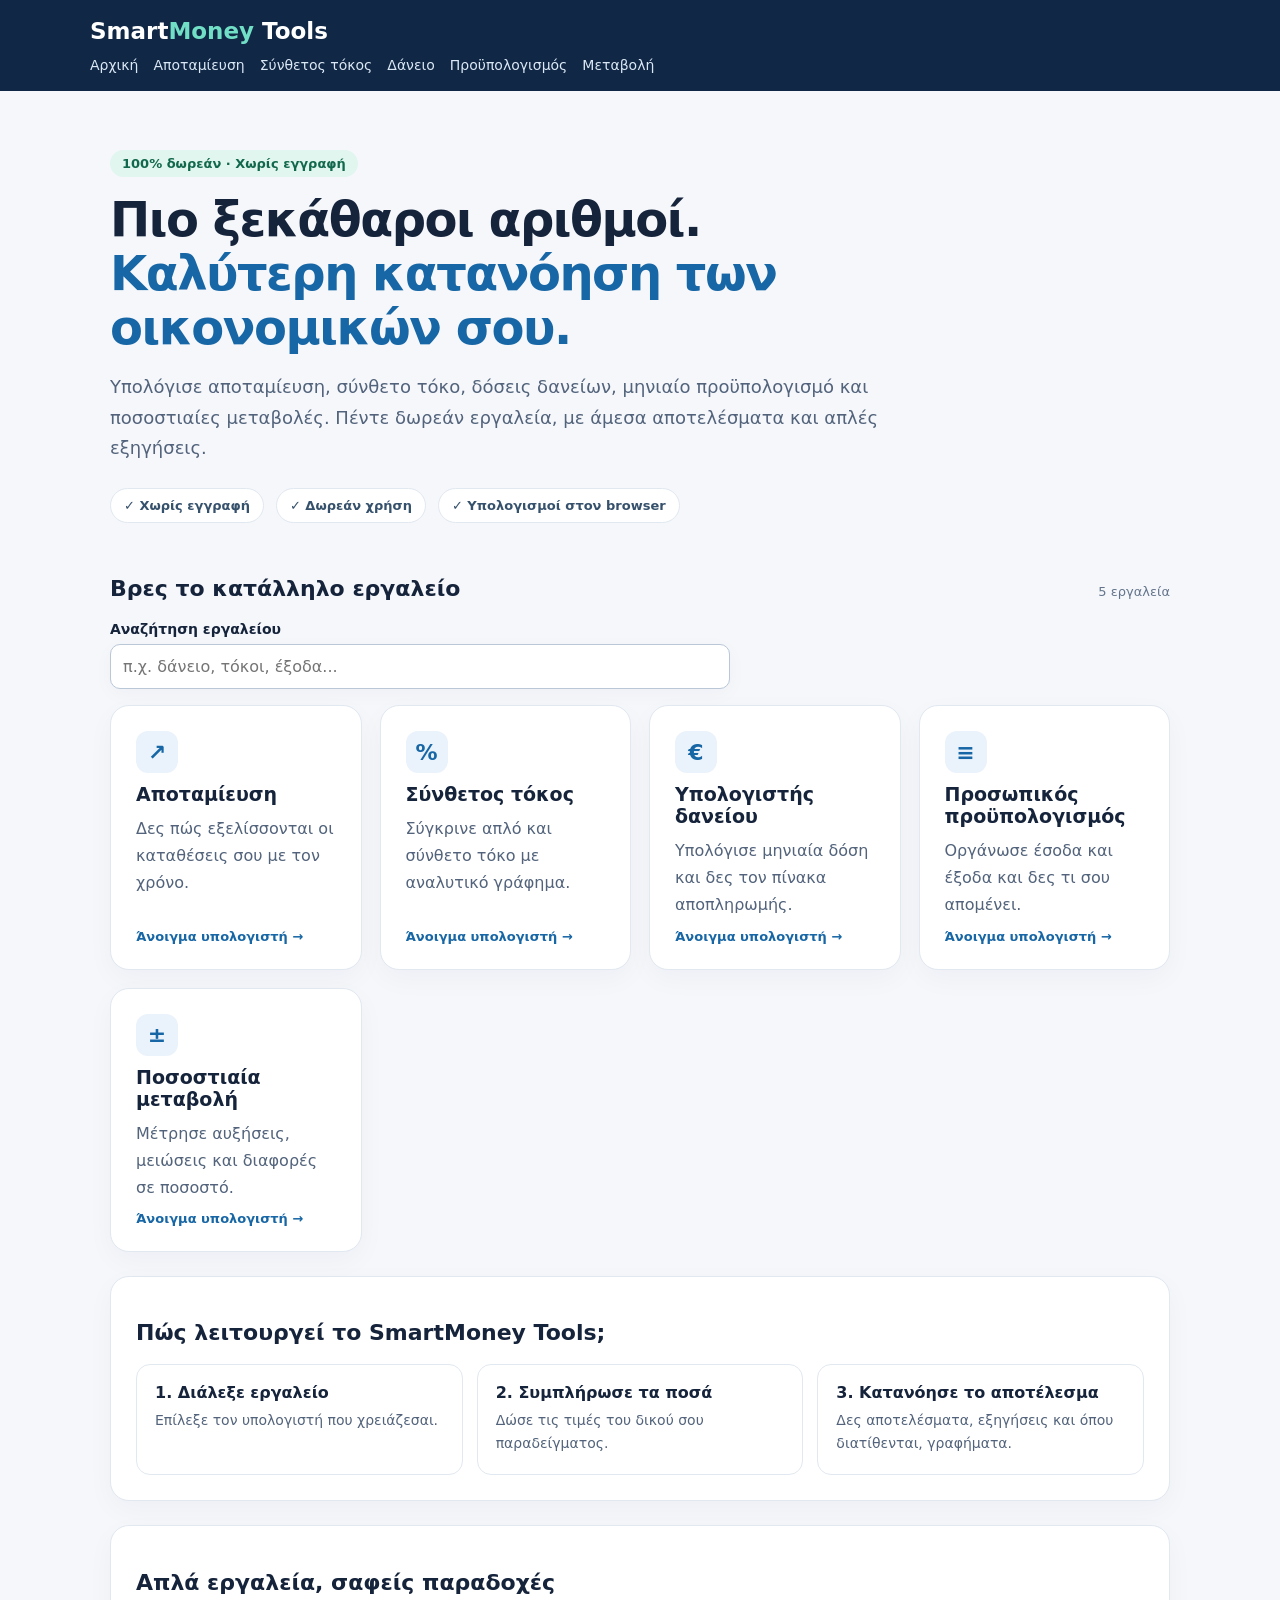
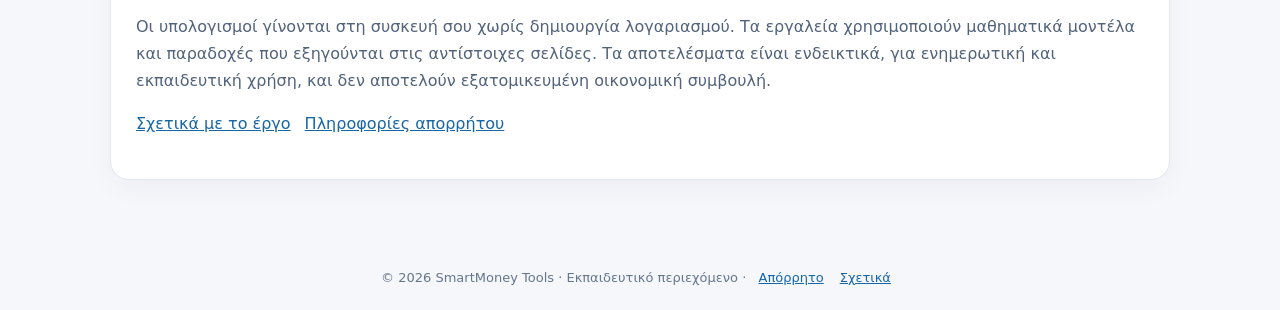
<file: index.html>
<!DOCTYPE html>
<html lang="el"><head><meta content="0PMOc8B6PGxOn38TfxRtQwB3WeVUATGXeKWkBOLjvfA" name="google-site-verification"/><meta charset="utf-8"/><meta content="width=device-width,initial-scale=1" name="viewport"/><title>Δωρεάν οικονομικοί υπολογιστές | SmartMoney Tools</title><meta content="Δωρεάν οικονομικά εργαλεία στα ελληνικά για αποταμίευση, δάνεια, προϋπολογισμό και ποσοστιαίες μεταβολές." name="description"/><link href="style.css" rel="stylesheet"/><link href="https://smartmoney-tools.github.io/smart-money-tools/" rel="canonical"/><meta content="index, follow" name="robots"/><meta content="SmartMoney Tools — Δωρεάν οικονομικοί υπολογιστές" property="og:title"/><meta content="Πέντε δωρεάν οικονομικά εργαλεία στα ελληνικά, χωρίς εγγραφή." property="og:description"/><style>
.home-hero{position:relative;padding:14px 0 18px}.home-eyebrow{margin-bottom:16px}.home-hero h1{max-width:850px;line-height:1.12}.home-hero h1 em{font-style:normal;color:#1766a5}.home-trust{display:flex;gap:12px;flex-wrap:wrap;margin:24px 0 10px}.home-trust span{display:inline-flex;align-items:center;gap:7px;background:#fff;border:1px solid #e1e8f0;border-radius:999px;padding:9px 13px;color:#36516c;font-size:13px;font-weight:650}.home-search{margin:20px 0 8px;max-width:620px}.home-search label{font-size:14px}.home-search input{box-shadow:0 5px 20px #15233b08}.home-section-head{display:flex;justify-content:space-between;align-items:baseline;flex-wrap:wrap;gap:8px;margin:25px 0 8px}.home-section-head h2{margin:0}.home-count{color:#64748b;font-size:13px}.home-grid{margin-top:16px}.home-tile{position:relative;display:flex;flex-direction:column;min-height:175px;gap:10px;transition:transform .15s,border-color .15s}.home-tile h3{font-size:19px;margin:0}.home-tile p{margin:0}.home-tile:focus-visible{outline:3px solid #1974b8;outline-offset:3px}.home-icon{display:inline-flex;width:42px;height:42px;align-items:center;justify-content:center;border-radius:12px;background:#eaf3fb;color:#1766a5;font-size:22px;font-weight:800}.home-link{color:#1766a5;font-size:13px;font-weight:700;margin-top:auto}.home-empty{padding:20px;border:1px dashed #b9c7d7;border-radius:12px;color:#52637b}.home-steps{display:grid;grid-template-columns:repeat(3,minmax(0,1fr));gap:14px;margin-top:18px}.home-step{border:1px solid #e1e8f0;background:#fff;border-radius:14px;padding:18px}.home-step strong{display:block;margin-bottom:7px}.home-step p{margin:0;font-size:14px}.home-footer-links{margin-top:15px}.home-footer-links a{margin-right:14px}@media(max-width:740px){.home-steps{grid-template-columns:1fr}.home-tile{min-height:150px}}
</style></head><body data-tool=""><header><a class="brand" href="index.html">Smart<b>Money</b> Tools</a><nav aria-label="Κύρια πλοήγηση"><a href="index.html">Αρχική</a><a href="savings.html">Αποταμίευση</a><a href="compound.html">Σύνθετος τόκος</a><a href="loan.html">Δάνειο</a><a href="budget.html">Προϋπολογισμός</a><a href="percentage.html">Μεταβολή</a></nav></header><main><section class="home-hero"><span class="pill home-eyebrow">100% δωρεάν · Χωρίς εγγραφή</span><h1>Πιο ξεκάθαροι αριθμοί.<br/><em>Καλύτερη κατανόηση των οικονομικών σου.</em></h1><p class="lead">Υπολόγισε αποταμίευση, σύνθετο τόκο, δόσεις δανείων, μηνιαίο προϋπολογισμό και ποσοστιαίες μεταβολές. Πέντε δωρεάν εργαλεία, με άμεσα αποτελέσματα και απλές εξηγήσεις.</p><div class="home-trust"><span>✓ Χωρίς εγγραφή</span><span>✓ Δωρεάν χρήση</span><span>✓ Υπολογισμοί στον browser</span></div></section><section aria-labelledby="tools-title"><div class="home-section-head"><h2 id="tools-title">Βρες το κατάλληλο εργαλείο</h2><span aria-live="polite" class="home-count" id="tool-count">5 εργαλεία</span></div><div class="home-search"><label for="tool-search">Αναζήτηση εργαλείου</label><input aria-controls="tool-grid" autocomplete="off" id="tool-search" placeholder="π.χ. δάνειο, τόκοι, έξοδα..." type="search"/></div><div class="grid home-grid" id="tool-grid"><a class="tile home-tile" data-search="αποταμίευση καταθέσεις μηνιαία εισφορά savings τόκοι" href="savings.html"><span aria-hidden="true" class="home-icon">↗</span><h3>Αποταμίευση</h3><p>Δες πώς εξελίσσονται οι καταθέσεις σου με τον χρόνο.</p><span class="home-link">Άνοιγμα υπολογιστή →</span></a><a class="tile home-tile" data-search="σύνθετος τόκος ανατοκισμός επένδυση κεφάλαιο compound" href="compound.html"><span aria-hidden="true" class="home-icon">%</span><h3>Σύνθετος τόκος</h3><p>Σύγκρινε απλό και σύνθετο τόκο με αναλυτικό γράφημα.</p><span class="home-link">Άνοιγμα υπολογιστή →</span></a><a class="tile home-tile" data-search="δάνειο δόση αποπληρωμή τόκοι loan στεγαστικό" href="loan.html"><span aria-hidden="true" class="home-icon">€</span><h3>Υπολογιστής δανείου</h3><p>Υπολόγισε μηνιαία δόση και δες τον πίνακα αποπληρωμής.</p><span class="home-link">Άνοιγμα υπολογιστή →</span></a><a class="tile home-tile" data-search="προϋπολογισμός έσοδα έξοδα αποταμίευση budget" href="budget.html"><span aria-hidden="true" class="home-icon">≡</span><h3>Προσωπικός προϋπολογισμός</h3><p>Οργάνωσε έσοδα και έξοδα και δες τι σου απομένει.</p><span class="home-link">Άνοιγμα υπολογιστή →</span></a><a class="tile home-tile" data-search="ποσοστιαία μεταβολή αύξηση μείωση ποσοστά percentage" href="percentage.html"><span aria-hidden="true" class="home-icon">±</span><h3>Ποσοστιαία μεταβολή</h3><p>Μέτρησε αυξήσεις, μειώσεις και διαφορές σε ποσοστό.</p><span class="home-link">Άνοιγμα υπολογιστή →</span></a></div><p class="home-empty" hidden="" id="home-empty">Δεν βρέθηκε εργαλείο με αυτή την αναζήτηση. Δοκίμασε μια άλλη λέξη.</p></section><section class="panel info"><h2>Πώς λειτουργεί το SmartMoney Tools;</h2><div class="home-steps"><div class="home-step"><strong>1. Διάλεξε εργαλείο</strong><p>Επίλεξε τον υπολογιστή που χρειάζεσαι.</p></div><div class="home-step"><strong>2. Συμπλήρωσε τα ποσά</strong><p>Δώσε τις τιμές του δικού σου παραδείγματος.</p></div><div class="home-step"><strong>3. Κατανόησε το αποτέλεσμα</strong><p>Δες αποτελέσματα, εξηγήσεις και όπου διατίθενται, γραφήματα.</p></div></div></section><section class="panel info"><h2>Απλά εργαλεία, σαφείς παραδοχές</h2><p>Οι υπολογισμοί γίνονται στη συσκευή σου χωρίς δημιουργία λογαριασμού. Τα εργαλεία χρησιμοποιούν μαθηματικά μοντέλα και παραδοχές που εξηγούνται στις αντίστοιχες σελίδες. Τα αποτελέσματα είναι ενδεικτικά, για ενημερωτική και εκπαιδευτική χρήση, και δεν αποτελούν εξατομικευμένη οικονομική συμβουλή.</p><p class="home-footer-links"><a href="about.html">Σχετικά με το έργο</a><a href="privacy.html">Πληροφορίες απορρήτου</a></p></section></main><footer>© <span data-year=""></span> SmartMoney Tools · Εκπαιδευτικό περιεχόμενο · <a href="privacy.html">Απόρρητο</a><a href="about.html">Σχετικά</a></footer><script defer="" src="app.js"></script><script>(()=>{const input=document.getElementById('tool-search');const tiles=[...document.querySelectorAll('.home-tile')];const empty=document.getElementById('home-empty');const count=document.getElementById('tool-count');if(!input)return;const normalize=s=>s.toLocaleLowerCase('el').normalize('NFD').replace(/[\u0300-\u036f]/g,'');input.addEventListener('input',()=>{const q=normalize(input.value.trim());let shown=0;tiles.forEach(t=>{const hit=normalize(t.dataset.search+' '+t.textContent).includes(q);t.hidden=!hit;if(hit)shown++});empty.hidden=shown!==0;count.textContent=shown+' από 5 εργαλεία'});})();</script></body></html>
</file>
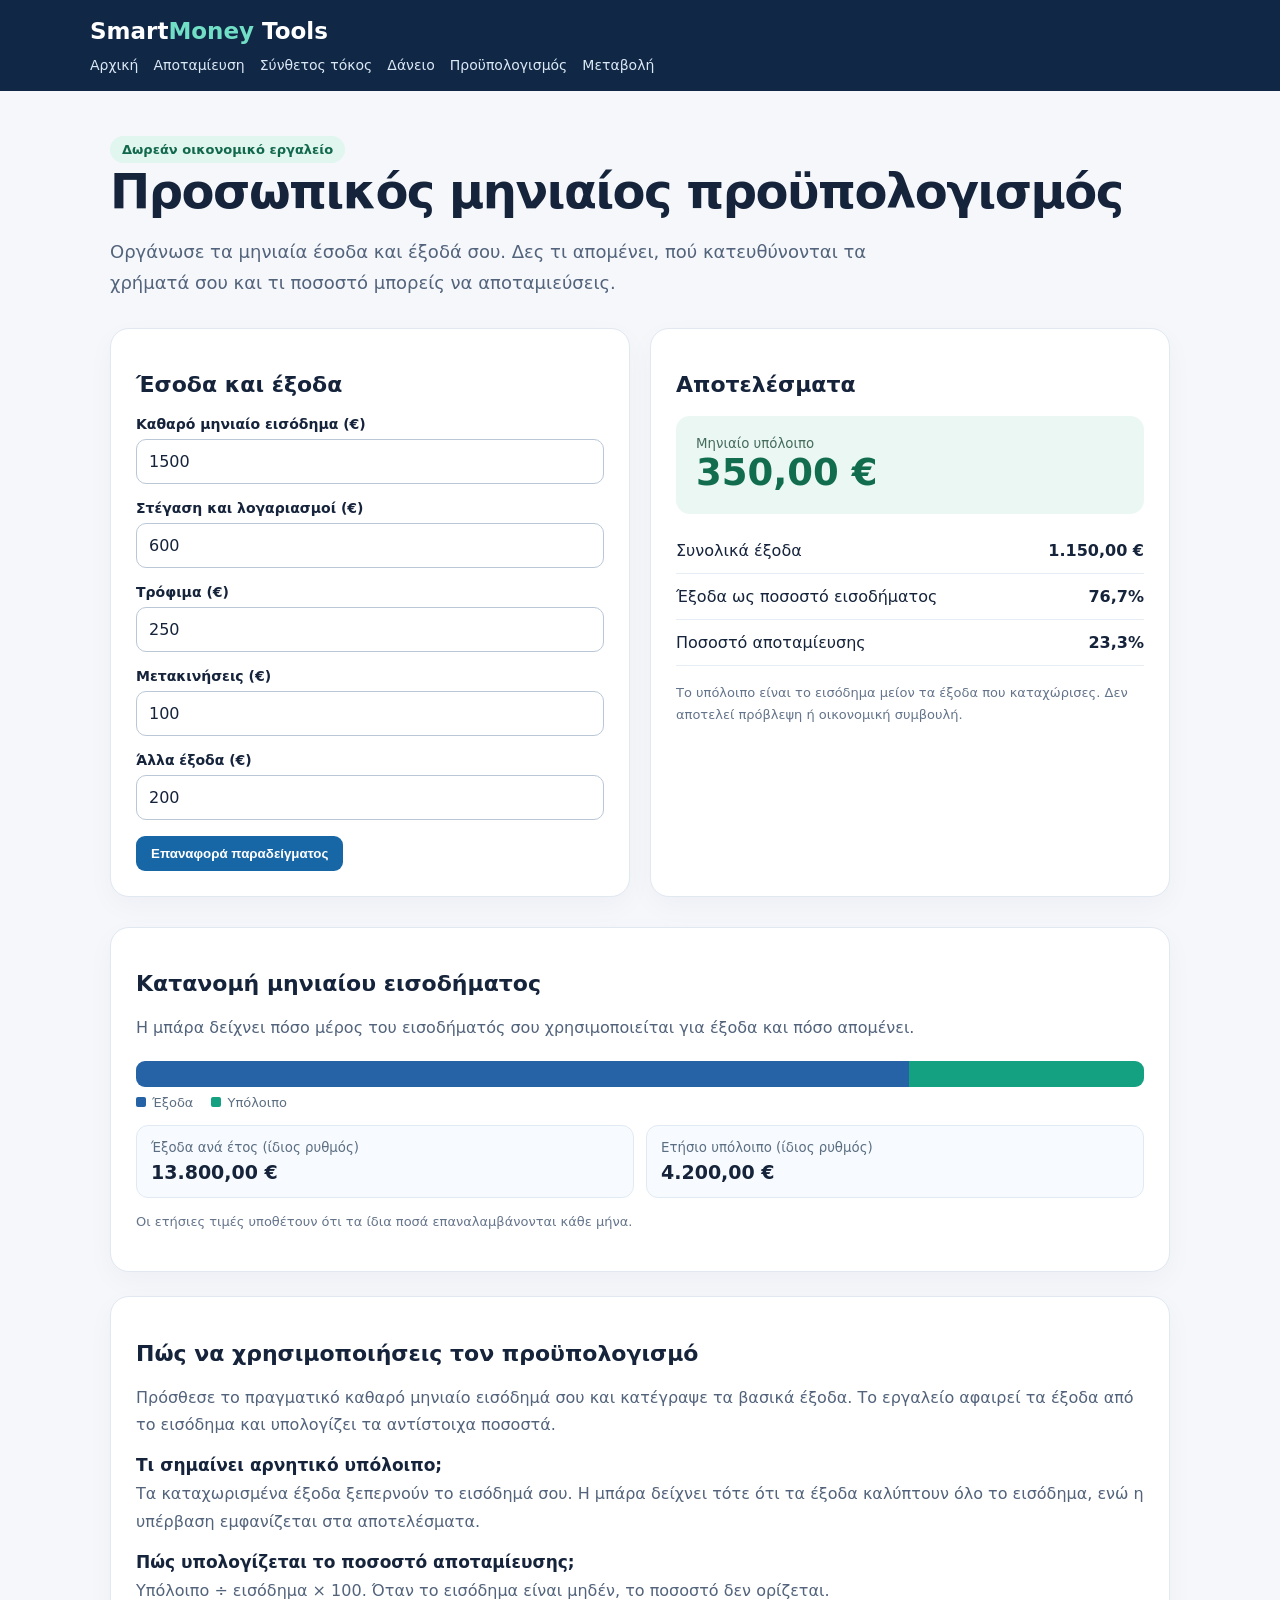
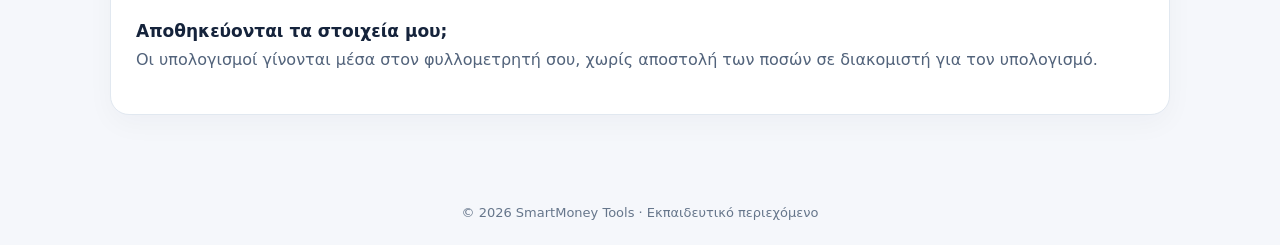
<file: budget.html>
<!doctype html><html lang="el"><head><meta charset="utf-8"><meta name="viewport" content="width=device-width,initial-scale=1"><title>Υπολογιστής Προσωπικού Προϋπολογισμού | SmartMoney Tools</title><meta name="description" content="Δωρεάν υπολογιστής μηνιαίου προϋπολογισμού: έσοδα, έξοδα, αποταμίευση, ποσοστά και οπτική κατανομή."><link rel="canonical" href="https://smartmoney-tools.github.io/smart-money-tools/budget.html"><link rel="stylesheet" href="style.css"><style>.tool-extra{margin-top:22px}.tool-grid{display:grid;grid-template-columns:1fr 1fr;gap:12px;margin-top:15px}.tool-tile{border:1px solid #e1eaf2;border-radius:12px;padding:14px;background:#f7fbff}.tool-tile small{display:block;color:#5c6e82}.tool-tile strong{font-size:19px;display:block;margin-top:6px}.tool-chart{display:flex;overflow:hidden;height:26px;border-radius:9px;background:#e8eef4;margin:20px 0 8px}.tool-chart span{height:100%;transition:width .2s}.tool-legend{display:flex;gap:18px;flex-wrap:wrap;color:#5c6e82;font-size:13px}.tool-legend i{display:inline-block;width:10px;height:10px;border-radius:2px;margin-right:6px}.tool-muted{font-size:13px;color:#64748b}.tool-btn{padding:10px 15px;background:#1766a5;color:white;border:0;border-radius:9px;cursor:pointer;margin-top:16px;font-weight:600}.tool-btn:focus-visible{outline:3px solid #6eb9ef;outline-offset:3px}.tool-faq h3{font-size:17px;margin-bottom:5px}.tool-faq p{margin-top:4px}@media(max-width:650px){.tool-grid{grid-template-columns:1fr}}</style></head><body><header><a class="brand" href="index.html">Smart<b>Money</b> Tools</a><nav aria-label="Κύρια πλοήγηση"><a href="index.html">Αρχική</a><a href="savings.html">Αποταμίευση</a><a href="compound.html">Σύνθετος τόκος</a><a href="loan.html">Δάνειο</a><a href="budget.html">Προϋπολογισμός</a><a href="percentage.html">Μεταβολή</a></nav></header><main><span class="pill">Δωρεάν οικονομικό εργαλείο</span><h1>Προσωπικός μηνιαίος προϋπολογισμός</h1><p class="lead">Οργάνωσε τα μηνιαία έσοδα και έξοδά σου. Δες τι απομένει, πού κατευθύνονται τα χρήματά σου και τι ποσοστό μπορείς να αποταμιεύσεις.</p><div class="layout"><section class="panel"><h2>Έσοδα και έξοδα</h2><label for="income">Καθαρό μηνιαίο εισόδημα (€)</label><input id="income" type="number" value="1500" min="0" max="100000000" step="any"><label for="housing">Στέγαση και λογαριασμοί (€)</label><input id="housing" type="number" value="600" min="0" max="100000000" step="any"><label for="food">Τρόφιμα (€)</label><input id="food" type="number" value="250" min="0" max="100000000" step="any"><label for="transport">Μετακινήσεις (€)</label><input id="transport" type="number" value="100" min="0" max="100000000" step="any"><label for="other">Άλλα έξοδα (€)</label><input id="other" type="number" value="200" min="0" max="100000000" step="any"><button class="tool-btn" id="reset" type="button">Επαναφορά παραδείγματος</button></section><section class="panel"><h2>Αποτελέσματα</h2><div class="metric" aria-live="polite"><small>Μηνιαίο υπόλοιπο</small><strong id="remaining">—</strong></div><div class="breakdown"><span>Συνολικά έξοδα</span><strong id="expenses">—</strong></div><div class="breakdown"><span>Έξοδα ως ποσοστό εισοδήματος</span><strong id="expenseRate">—</strong></div><div class="breakdown"><span>Ποσοστό αποταμίευσης</span><strong id="savingRate">—</strong></div><p id="error" class="error" role="alert"></p><p class="tool-muted">Το υπόλοιπο είναι το εισόδημα μείον τα έξοδα που καταχώρισες. Δεν αποτελεί πρόβλεψη ή οικονομική συμβουλή.</p></section></div><section class="panel tool-extra"><h2>Κατανομή μηνιαίου εισοδήματος</h2><p>Η μπάρα δείχνει πόσο μέρος του εισοδήματός σου χρησιμοποιείται για έξοδα και πόσο απομένει.</p><div id="bars" class="tool-chart" role="img" aria-label="Κατανομή εισοδήματος"></div><div class="tool-legend"><span><i style="background:#2563a6"></i>Έξοδα</span><span><i style="background:#13a182"></i>Υπόλοιπο</span></div><div class="tool-grid"><div class="tool-tile"><small>Έξοδα ανά έτος (ίδιος ρυθμός)</small><strong id="annualExpenses">—</strong></div><div class="tool-tile"><small>Ετήσιο υπόλοιπο (ίδιος ρυθμός)</small><strong id="annualRemaining">—</strong></div></div><p class="tool-muted" id="chartNote"></p></section><section class="panel info tool-faq"><h2>Πώς να χρησιμοποιήσεις τον προϋπολογισμό</h2><p>Πρόσθεσε το πραγματικό καθαρό μηνιαίο εισόδημά σου και κατέγραψε τα βασικά έξοδα. Το εργαλείο αφαιρεί τα έξοδα από το εισόδημα και υπολογίζει τα αντίστοιχα ποσοστά.</p><h3>Τι σημαίνει αρνητικό υπόλοιπο;</h3><p>Τα καταχωρισμένα έξοδα ξεπερνούν το εισόδημά σου. Η μπάρα δείχνει τότε ότι τα έξοδα καλύπτουν όλο το εισόδημα, ενώ η υπέρβαση εμφανίζεται στα αποτελέσματα.</p><h3>Πώς υπολογίζεται το ποσοστό αποταμίευσης;</h3><p>Υπόλοιπο ÷ εισόδημα × 100. Όταν το εισόδημα είναι μηδέν, το ποσοστό δεν ορίζεται.</p><h3>Αποθηκεύονται τα στοιχεία μου;</h3><p>Οι υπολογισμοί γίνονται μέσα στον φυλλομετρητή σου, χωρίς αποστολή των ποσών σε διακομιστή για τον υπολογισμό.</p></section></main><footer>© <span id="year"></span> SmartMoney Tools · Εκπαιδευτικό περιεχόμενο</footer><script>document.getElementById('year').textContent=new Date().getFullYear();(()=>{const $=id=>document.getElementById(id),ids=['income','housing','food','transport','other'],eur=new Intl.NumberFormat('el-GR',{style:'currency',currency:'EUR'}),pct=new Intl.NumberFormat('el-GR',{maximumFractionDigits:1});function run(){let v={};for(const id of ids){const el=$(id),n=Number(el.value);if(el.value.trim()===''||!Number.isFinite(n)||n<0||n>1e8){['remaining','expenses','expenseRate','savingRate','annualExpenses','annualRemaining'].forEach(k=>$(k).textContent='—');$('bars').replaceChildren();$('error').textContent='Συμπλήρωσε μη αρνητικά ποσά έως 100.000.000 €.';return;}v[id]=n;}$('error').textContent='';const exp=v.housing+v.food+v.transport+v.other,rem=v.income-exp; $('remaining').textContent=eur.format(rem);$('expenses').textContent=eur.format(exp);$('expenseRate').textContent=v.income?pct.format(exp/v.income*100)+'%':'Δεν ορίζεται';$('savingRate').textContent=v.income?pct.format(rem/v.income*100)+'%':'Δεν ορίζεται';$('annualExpenses').textContent=eur.format(exp*12);$('annualRemaining').textContent=eur.format(rem*12);$('bars').replaceChildren();const denom=Math.max(v.income,exp);const part=denom?Math.min(100,exp/denom*100):0;for(const [color,width] of [['#2563a6',part],['#13a182',100-part]]){const s=document.createElement('span');s.style.background=color;s.style.width=width+'%';$('bars').appendChild(s)}$('bars').setAttribute('aria-label',`Έξοδα ${eur.format(exp)}, υπόλοιπο ${eur.format(rem)}`);$('chartNote').textContent=exp>v.income?'Τα έξοδα ξεπερνούν το εισόδημα. Η μπάρα αναπαριστά την κατανομή των καταχωρισμένων εξόδων και δεν δείχνει την υπέρβαση σε κλίμακα.':'Οι ετήσιες τιμές υποθέτουν ότι τα ίδια ποσά επαναλαμβάνονται κάθε μήνα.';}ids.forEach(id=>$(id).addEventListener('input',run));$('reset').addEventListener('click',()=>{Object.entries({income:1500,housing:600,food:250,transport:100,other:200}).forEach(([id,v])=>$(id).value=v);run()});run()})();</script></body></html>
</file>
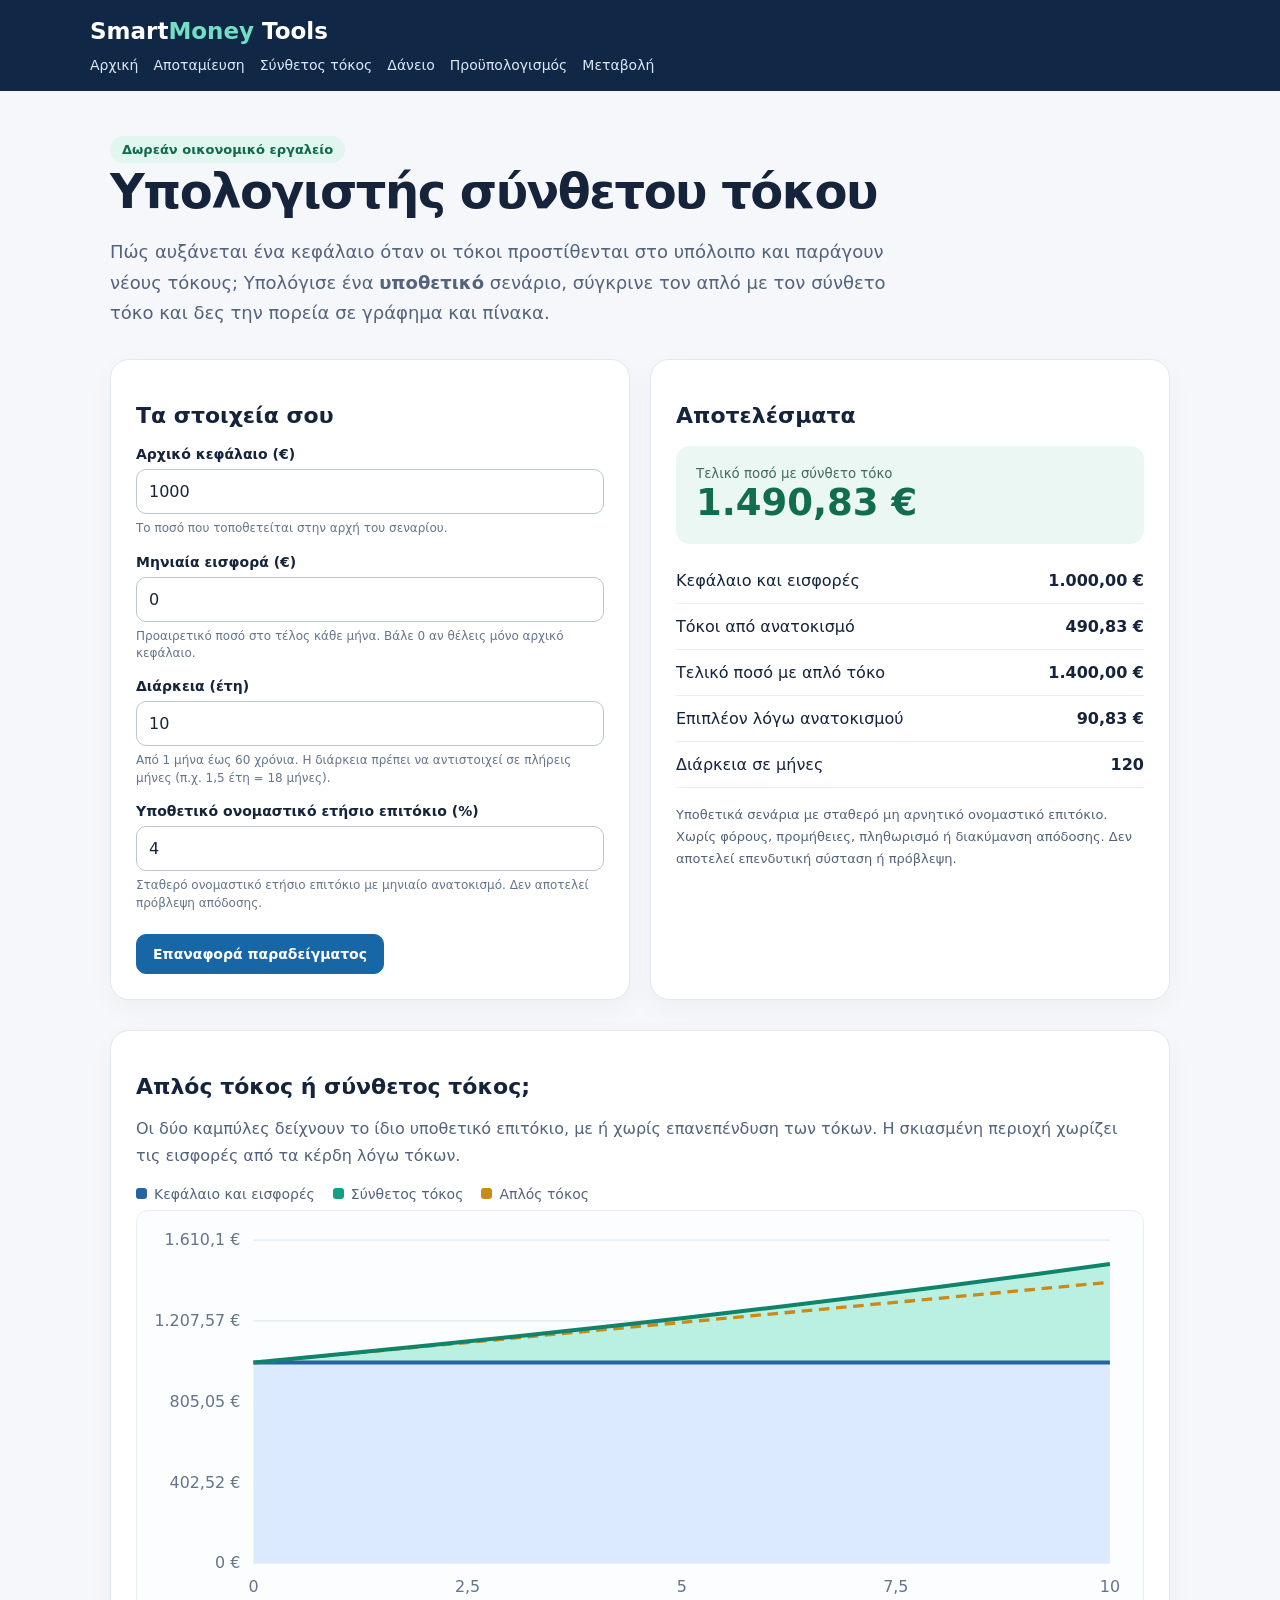
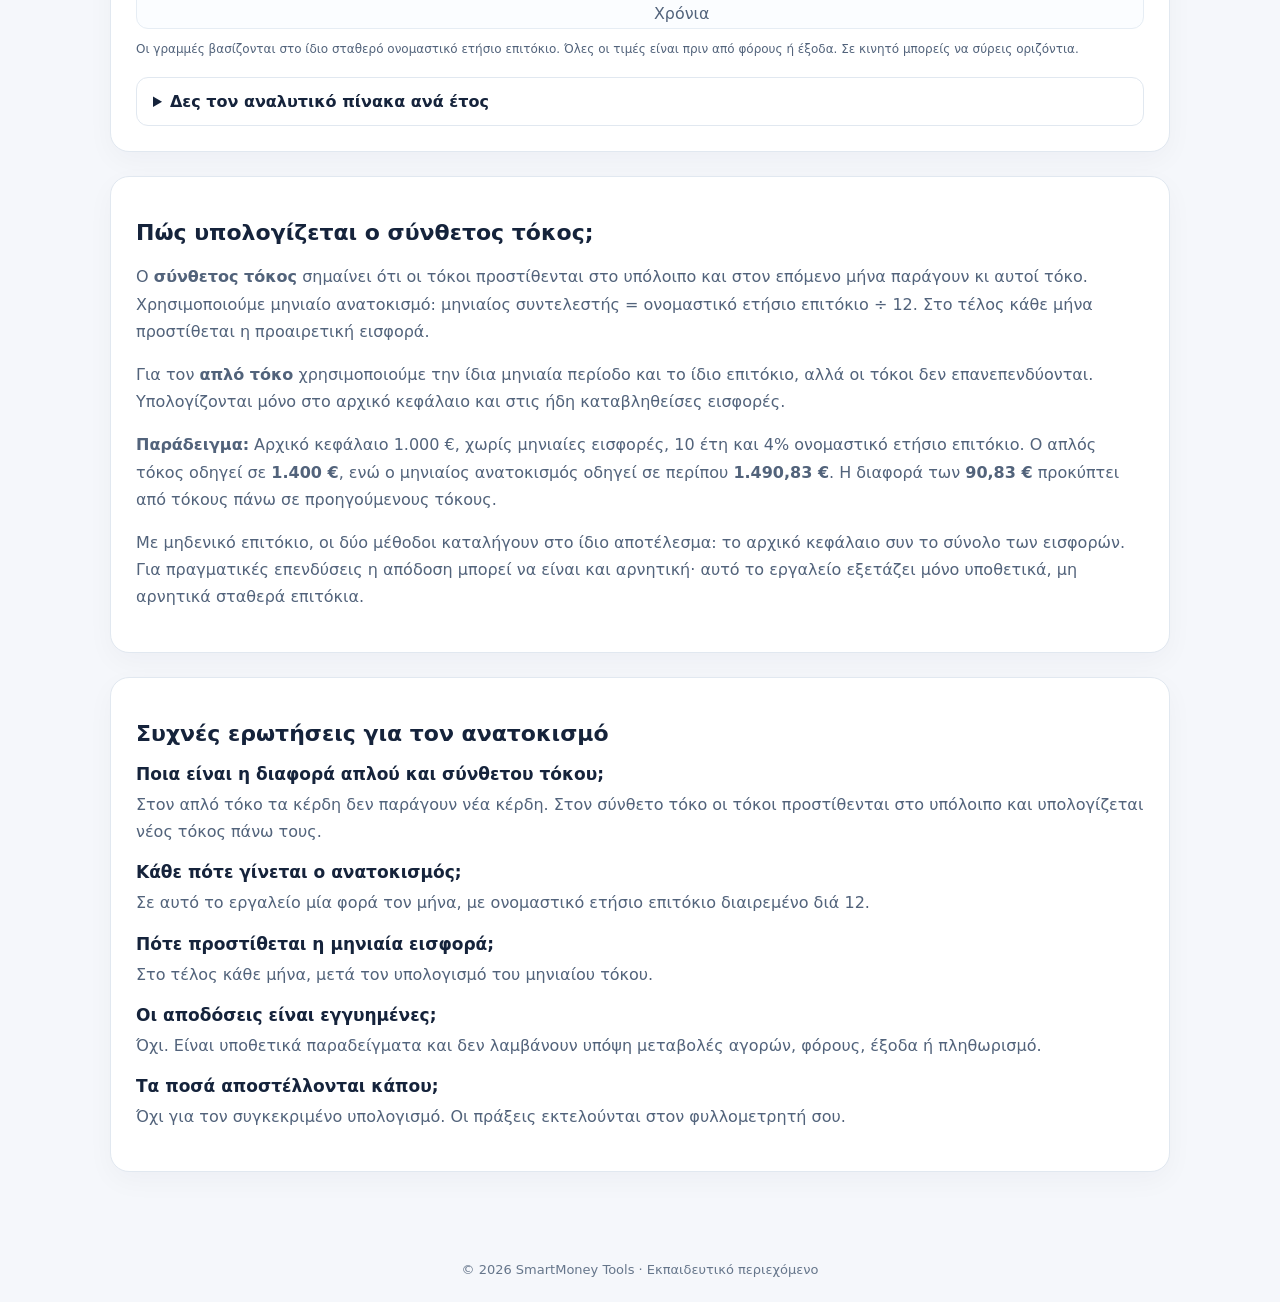
<file: compound.html>
<!doctype html>
<html lang="el">
<head>
  <meta charset="utf-8">
  <meta name="viewport" content="width=device-width, initial-scale=1">
  <title>Υπολογιστής Σύνθετου Τόκου με Γράφημα | SmartMoney Tools</title>
  <meta name="description" content="Δωρεάν υπολογιστής σύνθετου τόκου: σύγκρινε απλό και σύνθετο τόκο, δες γράφημα ανάπτυξης κεφαλαίου και αναλυτικό πίνακα ανά έτος.">
  <link rel="canonical" href="https://smartmoney-tools.github.io/smart-money-tools/compound.html">
  <meta name="theme-color" content="#102746">
  <meta property="og:type" content="website">
  <meta property="og:locale" content="el_GR">
  <meta property="og:title" content="Υπολογιστής Σύνθετου Τόκου | SmartMoney Tools">
  <meta property="og:description" content="Δες πώς μεγαλώνει το κεφάλαιο με ανατοκισμό και σύγκρινε τη διαφορά από τον απλό τόκο.">
  <meta property="og:url" content="https://smartmoney-tools.github.io/smart-money-tools/compound.html">
  <link rel="stylesheet" href="style.css">
  <style>
    /* Τα πρόσθετα στυλ εφαρμόζονται μόνο σε αυτή τη σελίδα. */
    .savings-intro {max-width:820px}
    .field-help {font-size:12px;color:#65758b;line-height:1.45;margin:6px 0 0}
    .savings-actions {display:flex;gap:12px;flex-wrap:wrap;margin-top:22px;align-items:center}
    .savings-button {appearance:none;border:1px solid #1766a5;background:#1766a5;color:white;font:650 14px system-ui,-apple-system,sans-serif;padding:11px 16px;border-radius:10px;cursor:pointer}
    .savings-button:hover {background:#125586}
    .savings-button:focus-visible, summary:focus-visible {outline:3px solid #1974b8;outline-offset:3px}
    .savings-chart-panel {margin-top:24px}
    .savings-chart-panel h2 {margin-bottom:6px}
    .savings-legend {display:flex;flex-wrap:wrap;gap:18px;margin:14px 0 8px;font-size:14px;color:#52637b}
    .savings-legend span {display:inline-flex;align-items:center;gap:7px}
    .savings-dot {width:11px;height:11px;display:inline-block;border-radius:3px}
    .savings-dot-deposits {background:#2563a6}
    .savings-dot-interest {background:#13a182}
    .savings-dot-simple {background:#c88a19}
    .savings-chart-scroll {overflow-x:auto;max-width:100%;border:1px solid #e6edf4;border-radius:12px;background:#fbfdff}
    .savings-chart {display:block;width:100%;min-width:560px;height:auto}
    .savings-chart[hidden] {display:none}
    .savings-chart-note {font-size:12px;margin:10px 0 0}
    .savings-chart-empty {padding:24px;color:#64748b}
    .savings-table-wrap {overflow-x:auto;max-width:100%;margin-top:14px}
    .savings-table {width:100%;border-collapse:collapse;text-align:right;font-size:14px;font-variant-numeric:tabular-nums;min-width:580px}
    .savings-table th,.savings-table td {padding:12px 10px;border-bottom:1px solid #e6edf4}
    .savings-table th {background:#f3f8fc;color:#243b53;font-weight:700}
    .savings-table th:first-child,.savings-table td:first-child {text-align:left}
    .savings-table tbody tr:last-child {font-weight:700}
    .savings-disclosure {border:1px solid #e1e8f0;border-radius:12px;padding:14px 16px;margin-top:18px;background:white}
    .savings-disclosure summary {cursor:pointer;font-weight:700;color:#15233b}
    .savings-disclosure p {margin-bottom:0}
    .savings-disclosure ul {line-height:1.75;color:#52637b;padding-left:22px}
    .savings-faq h3 {font-size:17px;margin-bottom:0}
    .savings-faq p {margin-top:7px}
    .savings-muted {color:#64748b}
    @media(max-width:740px) { .savings-chart-panel {margin-top:18px} .savings-button {width:100%} }
  </style>
</head>
<body data-tool="compound">
  <header>
    <a class="brand" href="index.html">Smart<b>Money</b> Tools</a>
    <nav aria-label="Κύρια πλοήγηση">
      <a href="index.html">Αρχική</a>
      <a href="savings.html">Αποταμίευση</a>
      <a href="compound.html" aria-current="page">Σύνθετος τόκος</a>
      <a href="loan.html">Δάνειο</a>
      <a href="budget.html">Προϋπολογισμός</a>
      <a href="percentage.html">Μεταβολή</a>
    </nav>
  </header>
  <main>
    <span class="pill">Δωρεάν οικονομικό εργαλείο</span>
    <h1>Υπολογιστής σύνθετου τόκου</h1>
    <p class="lead savings-intro">Πώς αυξάνεται ένα κεφάλαιο όταν οι τόκοι προστίθενται στο υπόλοιπο και παράγουν νέους τόκους; Υπολόγισε ένα <strong>υποθετικό</strong> σενάριο, σύγκρινε τον απλό με τον σύνθετο τόκο και δες την πορεία σε γράφημα και πίνακα.</p>

    <div class="layout">
      <section class="panel" aria-labelledby="inputs-title">
        <h2 id="inputs-title">Τα στοιχεία σου</h2>
        <label for="initial">Αρχικό κεφάλαιο (€)</label>
        <input id="initial" type="number" value="1000" min="0" max="100000000" step="any" inputmode="decimal" autocomplete="off">
        <p class="field-help">Το ποσό που τοποθετείται στην αρχή του σεναρίου.</p>

        <label for="monthly">Μηνιαία εισφορά (€)</label>
        <input id="monthly" type="number" value="0" min="0" max="100000000" step="any" inputmode="decimal" autocomplete="off">
        <p class="field-help">Προαιρετικό ποσό στο τέλος κάθε μήνα. Βάλε 0 αν θέλεις μόνο αρχικό κεφάλαιο.</p>

        <label for="years">Διάρκεια (έτη)</label>
        <input id="years" type="number" value="10" min="0.08333333333333333" max="60" step="any" inputmode="decimal" autocomplete="off">
        <p class="field-help">Από 1 μήνα έως 60 χρόνια. Η διάρκεια πρέπει να αντιστοιχεί σε πλήρεις μήνες (π.χ. 1,5 έτη = 18 μήνες).</p>

        <label for="rate">Υποθετικό ονομαστικό ετήσιο επιτόκιο (%)</label>
        <input id="rate" type="number" value="4" min="0" max="30" step="any" inputmode="decimal" autocomplete="off">
        <p class="field-help">Σταθερό ονομαστικό ετήσιο επιτόκιο με μηνιαίο ανατοκισμό. Δεν αποτελεί πρόβλεψη απόδοσης.</p>

        <div class="savings-actions">
          <button id="reset-example" class="savings-button" type="button">Επαναφορά παραδείγματος</button>
        </div>
      </section>

      <section class="panel" aria-labelledby="results-title">
        <h2 id="results-title">Αποτελέσματα</h2>
        <div class="metric" aria-live="polite" aria-atomic="true">
          <small>Τελικό ποσό με σύνθετο τόκο</small>
          <strong id="total" data-result>—</strong>
        </div>
        <div class="breakdown"><span>Κεφάλαιο και εισφορές</span><strong id="deposits" data-result>—</strong></div>
        <div class="breakdown"><span>Τόκοι από ανατοκισμό</span><strong id="interest" data-result>—</strong></div>
        <div class="breakdown"><span>Τελικό ποσό με απλό τόκο</span><strong id="simple-total" data-result>—</strong></div>
        <div class="breakdown"><span>Επιπλέον λόγω ανατοκισμού</span><strong id="compound-extra" data-result>—</strong></div>
        <div class="breakdown"><span>Διάρκεια σε μήνες</span><strong id="months" data-result>—</strong></div>
        <p id="error" class="error" role="alert"></p>
        <p class="note">Υποθετικά σενάρια με σταθερό μη αρνητικό ονομαστικό επιτόκιο. Χωρίς φόρους, προμήθειες, πληθωρισμό ή διακύμανση απόδοσης. Δεν αποτελεί επενδυτική σύσταση ή πρόβλεψη.</p>
      </section>
    </div>

    <section class="panel savings-chart-panel" aria-labelledby="chart-title">
      <h2 id="chart-title">Απλός τόκος ή σύνθετος τόκος;</h2>
      <p>Οι δύο καμπύλες δείχνουν το ίδιο υποθετικό επιτόκιο, με ή χωρίς επανεπένδυση των τόκων. Η σκιασμένη περιοχή χωρίζει τις εισφορές από τα κέρδη λόγω τόκων.</p>
      <div class="savings-legend" aria-hidden="true">
        <span><i class="savings-dot savings-dot-deposits"></i>Κεφάλαιο και εισφορές</span>
        <span><i class="savings-dot savings-dot-interest"></i>Σύνθετος τόκος</span>
        <span><i class="savings-dot savings-dot-simple"></i>Απλός τόκος</span>
      </div>
      <div class="savings-chart-scroll">
        <svg id="savings-chart" class="savings-chart" viewBox="0 0 760 315" role="img" aria-label="Γράφημα σύγκρισης απλού και σύνθετου τόκου ανά έτος"></svg>
        <p id="chart-empty" class="savings-chart-empty" hidden>Συμπλήρωσε έγκυρες τιμές για να εμφανιστεί η σύγκριση.</p>
      </div>
      <p class="savings-chart-note">Οι γραμμές βασίζονται στο ίδιο σταθερό ονομαστικό ετήσιο επιτόκιο. Όλες οι τιμές είναι πριν από φόρους ή έξοδα. Σε κινητό μπορείς να σύρεις οριζόντια.</p>

      <details class="savings-disclosure" id="table-details">
        <summary>Δες τον αναλυτικό πίνακα ανά έτος</summary>
        <div class="savings-table-wrap">
          <table class="savings-table">
            <caption class="savings-muted" style="text-align:left;padding:12px 0">Εξέλιξη κεφαλαίου και σύγκριση απλού και σύνθετου τόκου. Περιλαμβάνει το τελευταίο τμήμα αν δεν είναι πλήρες έτος.</caption>
            <thead><tr><th scope="col">Χρόνος</th><th scope="col">Κεφάλαιο + εισφορές</th><th scope="col">Απλός τόκος</th><th scope="col">Σύνθετος τόκος</th><th scope="col">Σύνολο με ανατοκισμό</th></tr></thead>
            <tbody id="savings-table-body"></tbody>
          </table>
        </div>
      </details>
    </section>

    <section class="panel info" aria-labelledby="method-title">
      <h2 id="method-title">Πώς υπολογίζεται ο σύνθετος τόκος;</h2>
      <p>Ο <strong>σύνθετος τόκος</strong> σημαίνει ότι οι τόκοι προστίθενται στο υπόλοιπο και στον επόμενο μήνα παράγουν κι αυτοί τόκο. Χρησιμοποιούμε μηνιαίο ανατοκισμό: μηνιαίος συντελεστής = ονομαστικό ετήσιο επιτόκιο ÷ 12. Στο τέλος κάθε μήνα προστίθεται η προαιρετική εισφορά.</p>
      <p>Για τον <strong>απλό τόκο</strong> χρησιμοποιούμε την ίδια μηνιαία περίοδο και το ίδιο επιτόκιο, αλλά οι τόκοι δεν επανεπενδύονται. Υπολογίζονται μόνο στο αρχικό κεφάλαιο και στις ήδη καταβληθείσες εισφορές.</p>
      <p><strong>Παράδειγμα:</strong> Αρχικό κεφάλαιο 1.000 €, χωρίς μηνιαίες εισφορές, 10 έτη και 4% ονομαστικό ετήσιο επιτόκιο. Ο απλός τόκος οδηγεί σε <strong>1.400 €</strong>, ενώ ο μηνιαίος ανατοκισμός οδηγεί σε περίπου <strong>1.490,83 €</strong>. Η διαφορά των <strong>90,83 €</strong> προκύπτει από τόκους πάνω σε προηγούμενους τόκους.</p>
      <p>Με μηδενικό επιτόκιο, οι δύο μέθοδοι καταλήγουν στο ίδιο αποτέλεσμα: το αρχικό κεφάλαιο συν το σύνολο των εισφορών. Για πραγματικές επενδύσεις η απόδοση μπορεί να είναι και αρνητική· αυτό το εργαλείο εξετάζει μόνο υποθετικά, μη αρνητικά σταθερά επιτόκια.</p>
    </section>
    <section class="panel info savings-faq" aria-labelledby="faq-title">
      <h2 id="faq-title">Συχνές ερωτήσεις για τον ανατοκισμό</h2>
      <h3>Ποια είναι η διαφορά απλού και σύνθετου τόκου;</h3>
      <p>Στον απλό τόκο τα κέρδη δεν παράγουν νέα κέρδη. Στον σύνθετο τόκο οι τόκοι προστίθενται στο υπόλοιπο και υπολογίζεται νέος τόκος πάνω τους.</p>
      <h3>Κάθε πότε γίνεται ο ανατοκισμός;</h3>
      <p>Σε αυτό το εργαλείο μία φορά τον μήνα, με ονομαστικό ετήσιο επιτόκιο διαιρεμένο διά 12.</p>
      <h3>Πότε προστίθεται η μηνιαία εισφορά;</h3>
      <p>Στο τέλος κάθε μήνα, μετά τον υπολογισμό του μηνιαίου τόκου.</p>
      <h3>Οι αποδόσεις είναι εγγυημένες;</h3>
      <p>Όχι. Είναι υποθετικά παραδείγματα και δεν λαμβάνουν υπόψη μεταβολές αγορών, φόρους, έξοδα ή πληθωρισμό.</p>
      <h3>Τα ποσά αποστέλλονται κάπου;</h3>
      <p>Όχι για τον συγκεκριμένο υπολογισμό. Οι πράξεις εκτελούνται στον φυλλομετρητή σου.</p>
    </section>
  </main>

  <footer>© <span id="footer-year"></span> SmartMoney Tools · Εκπαιδευτικό περιεχόμενο</footer>

  <script>
  (function () {
    'use strict';
    const euro = new Intl.NumberFormat('el-GR', {style: 'currency', currency: 'EUR'});
    const number = new Intl.NumberFormat('el-GR', {maximumFractionDigits: 2});
    const $ = id => document.getElementById(id);
    const ids = ['initial', 'monthly', 'years', 'rate'];
    const svgNS = 'http://www.w3.org/2000/svg';
    $('footer-year').textContent = new Date().getFullYear();

    function showResult(id, value, type) {
      $(id).textContent = Number.isFinite(value)
        ? (type === 'count' ? number.format(value) : euro.format(value)) : '—';
    }
    function clearResults(message) {
      ['total', 'deposits', 'interest', 'simple-total', 'compound-extra', 'months'].forEach(id => $(id).textContent = '—');
      $('error').textContent = message;
      $('savings-chart').replaceChildren();
      $('savings-chart').hidden = true;
      $('chart-empty').hidden = false;
      $('savings-table-body').replaceChildren();
    }
    function readValues() {
      const data = {};
      for (const id of ids) {
        const field = $(id);
        if (field.value.trim() === '') return {error: 'Συμπλήρωσε όλα τα πεδία για να εμφανιστεί το αποτέλεσμα.'};
        const value = Number(field.value);
        if (!Number.isFinite(value) || field.validity.badInput) return {error: 'Πληκτρολόγησε έγκυρους αριθμούς σε όλα τα πεδία.'};
        data[id] = value;
      }
      const months = data.years * 12;
      if (data.initial < 0 || data.initial > 1e8 || data.monthly < 0 || data.monthly > 1e8 || data.rate < 0 || data.rate > 30 || data.years <= 0 || data.years > 60 || !Number.isInteger(months) || months < 1) {
        return {error: 'Δώσε ποσά από 0 έως 100.000.000 €, επιτόκιο 0–30% και διάρκεια από 1 μήνα έως 60 έτη σε πλήρεις μήνες.'};
      }
      return {data, months};
    }
    function svgElement(tag, attrs, text) {
      const el = document.createElementNS(svgNS, tag);
      for (const [name, value] of Object.entries(attrs || {})) el.setAttribute(name, String(value));
      if (text !== undefined) el.textContent = text;
      return el;
    }
    function drawChart(points, durationMonths) {
      const chart = $('savings-chart');
      chart.replaceChildren();
      chart.hidden = false;
      $('chart-empty').hidden = true;
      const left = 88, right = 735, top = 22, bottom = 266;
      const maxValue = Math.max(1, ...points.map(p => p.balance));
      const limit = maxValue * 1.08;
      const x = month => left + (right - left) * month / durationMonths;
      const y = value => bottom - (bottom - top) * value / limit;
      for (let i = 0; i <= 4; i++) {
        const val = limit * i / 4;
        const py = y(val);
        chart.appendChild(svgElement('line', {x1: left, y1: py, x2: right, y2: py, stroke: '#dfebf3', 'stroke-width': 1}));
        chart.appendChild(svgElement('text', {x: left - 10, y: py + 4, 'text-anchor': 'end', fill: '#64748b', 'font-size': 12}, number.format(val) + ' €'));
      }
      for (let i = 0; i <= 4; i++) {
        const month = durationMonths * i / 4;
        const px = x(month);
        const label = i === 0 ? '0' : number.format(month / 12);
        chart.appendChild(svgElement('text', {x: px, y: 288, 'text-anchor': 'middle', fill: '#64748b', 'font-size': 12}, label));
      }
      chart.appendChild(svgElement('text', {x: (left + right) / 2, y: 308, 'text-anchor': 'middle', fill: '#52637b', 'font-size': 12}, 'Χρόνια'));
      const toPath = (array, key) => array.map((p, i) => (i === 0 ? 'M' : 'L') + x(p.month).toFixed(2) + ',' + y(p[key]).toFixed(2)).join(' ');
      const depositsPath = toPath(points, 'deposits');
      const simplePath = toPath(points, 'simple');
      const totalPath = toPath(points, 'balance');
      const underDeposits = depositsPath + ' L' + x(durationMonths).toFixed(2) + ',' + bottom + ' L' + left + ',' + bottom + ' Z';
      const interestArea = totalPath + ' ' + points.slice().reverse().map(p => 'L' + x(p.month).toFixed(2) + ',' + y(p.deposits).toFixed(2)).join(' ') + ' Z';
      chart.appendChild(svgElement('path', {d: underDeposits, fill: '#dbeafe'}));
      chart.appendChild(svgElement('path', {d: interestArea, fill: '#baf0e1'}));
      chart.appendChild(svgElement('path', {d: depositsPath, fill: 'none', stroke: '#2563a6', 'stroke-width': 3, 'stroke-linejoin': 'round'}));
      chart.appendChild(svgElement('path', {d: simplePath, fill: 'none', stroke: '#c88a19', 'stroke-width': 2.5, 'stroke-dasharray': '8 5', 'stroke-linejoin': 'round'}));
      chart.appendChild(svgElement('path', {d: totalPath, fill: 'none', stroke: '#0f846b', 'stroke-width': 3, 'stroke-linejoin': 'round'}));
      const final = points[points.length - 1];
      chart.setAttribute('aria-label', 'Σύγκριση απλού και σύνθετου τόκου από ' + euro.format(points[0].balance) + ' έως ' + euro.format(final.balance) + ' σε ' + number.format(durationMonths / 12) + ' έτη. Αναλυτικές τιμές στον πίνακα.');
    }
    function fillTable(points) {
      const tbody = $('savings-table-body');
      tbody.replaceChildren();
      for (const point of points) {
        const tr = document.createElement('tr');
        const time = point.month === 0 ? 'Αρχή' : point.month % 12 === 0 ? number.format(point.month / 12) + ' έτη' : number.format(point.month) + ' μήνες';
        const values = [time, euro.format(point.deposits), euro.format(point.simple - point.deposits), euro.format(point.balance - point.deposits), euro.format(point.balance)];
        for (const value of values) {
          const td = document.createElement('td');
          td.textContent = value;
          tr.appendChild(td);
        }
        tbody.appendChild(tr);
      }
    }
    function calculate() {
      const result = readValues();
      if (result.error) return clearResults(result.error);
      const {initial, monthly, rate} = result.data;
      const months = result.months;
      const monthlyRate = rate / 1200;
      let balance = initial;
      let deposits = initial;
      let simpleInterest = 0;
      const points = [{month: 0, balance, deposits, simple: initial}];
      for (let m = 1; m <= months; m++) {
        simpleInterest += deposits * monthlyRate;
        balance = balance * (1 + monthlyRate) + monthly;
        deposits += monthly;
        if (m % 12 === 0 || m === months) points.push({month: m, balance, deposits, simple: deposits + simpleInterest});
      }
      if (!Number.isFinite(balance) || !Number.isFinite(deposits)) return clearResults('Ο υπολογισμός δεν είναι δυνατός με αυτές τις τιμές.');
      $('error').textContent = '';
      showResult('total', balance);
      showResult('deposits', deposits);
      showResult('interest', balance - deposits);
      showResult('simple-total', deposits + simpleInterest);
      showResult('compound-extra', Math.max(0, balance - (deposits + simpleInterest)));
      showResult('months', months, 'count');
      drawChart(points, months);
      fillTable(points);
    }
    for (const id of ids) $(id).addEventListener('input', calculate);
    $('reset-example').addEventListener('click', function () {
      const defaults = {initial: '1000', monthly: '0', years: '10', rate: '4'};
      for (const id of ids) $(id).value = defaults[id];
      calculate();
      $('initial').focus();
    });
    calculate();
  })();
  </script>
</body>
</html>
</file>
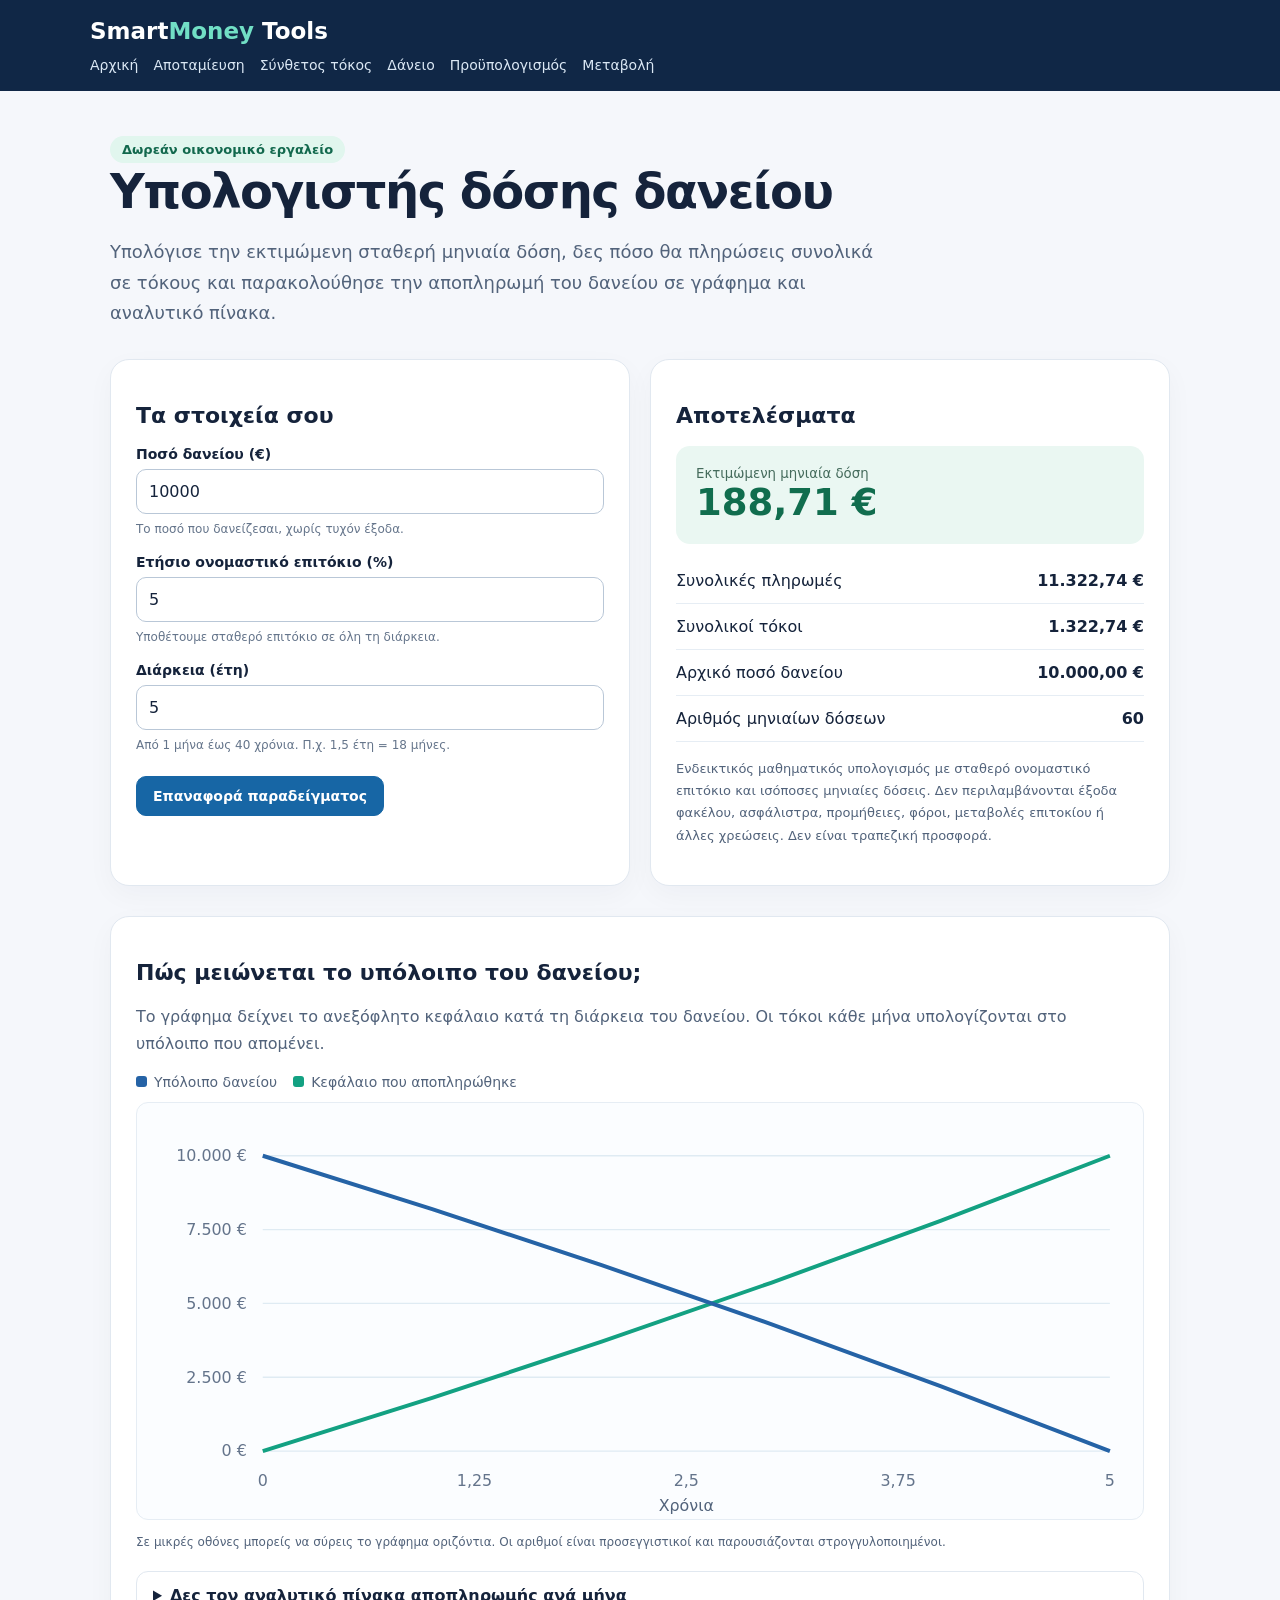
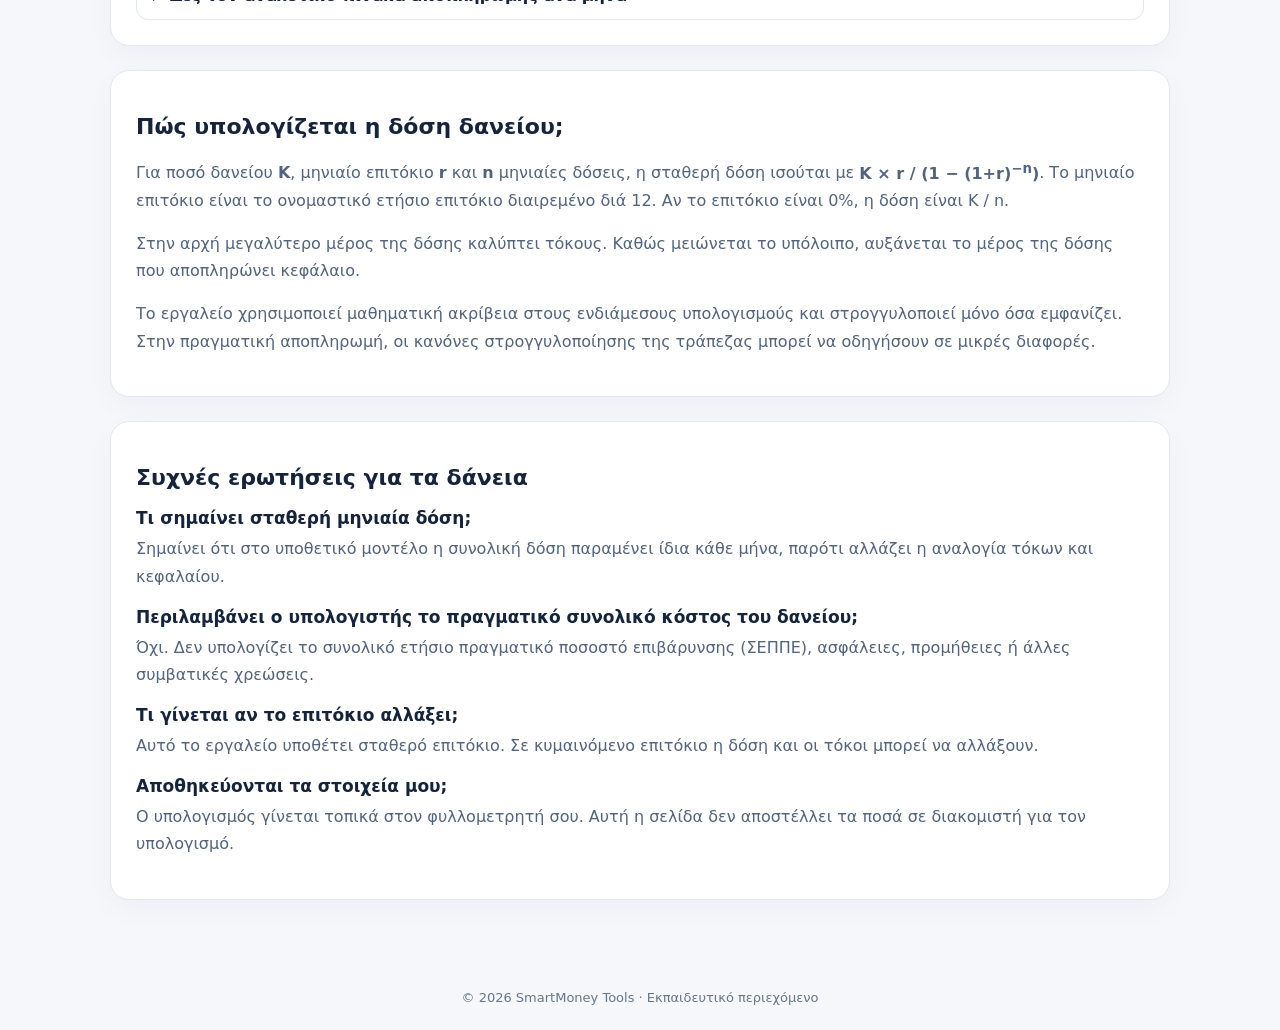
<file: loan.html>
<!doctype html>
<html lang="el">
<head>
<meta charset="utf-8">
<meta name="viewport" content="width=device-width,initial-scale=1">
<title>Υπολογιστής Δανείου με Πίνακα Αποπληρωμής | SmartMoney Tools</title>
<meta name="description" content="Δωρεάν υπολογιστής δανείου: μηνιαία δόση, συνολικοί τόκοι, γράφημα υπολοίπου και αναλυτικό πρόγραμμα αποπληρωμής ανά μήνα.">
<link rel="canonical" href="https://smartmoney-tools.github.io/smart-money-tools/loan.html">
<meta name="theme-color" content="#102746">
<meta property="og:type" content="website">
<meta property="og:locale" content="el_GR">
<meta property="og:title" content="Υπολογιστής Δανείου | SmartMoney Tools">
<meta property="og:description" content="Υπολόγισε τη μηνιαία δόση και δες το πρόγραμμα αποπληρωμής δανείου.">
<link rel="stylesheet" href="style.css">
<style>
.field-help{font-size:12px;color:#65758b;line-height:1.5;margin:6px 0 0}
.loan-actions{margin-top:22px}
.loan-button{border:1px solid #1766a5;background:#1766a5;color:white;font:650 14px system-ui,sans-serif;padding:11px 16px;border-radius:10px;cursor:pointer}
.loan-button:hover{background:#125586}
.loan-button:focus-visible,summary:focus-visible{outline:3px solid #1974b8;outline-offset:3px}
.loan-chart-panel{margin-top:24px}
.loan-chart-scroll{overflow-x:auto;border:1px solid #e6edf4;border-radius:12px;background:#fbfdff}
.loan-chart{display:block;width:100%;min-width:560px;height:auto}
.loan-legend{display:flex;flex-wrap:wrap;gap:16px;margin:12px 0;color:#52637b;font-size:14px}
.loan-dot{display:inline-block;width:11px;height:11px;border-radius:3px;margin-right:7px}
.loan-table-wrap{overflow:auto;max-height:460px;margin-top:14px}
.loan-table{border-collapse:collapse;width:100%;min-width:640px;text-align:right;font-size:13px;font-variant-numeric:tabular-nums}
.loan-table th,.loan-table td{padding:10px;border-bottom:1px solid #e6edf4}
.loan-table th{position:sticky;top:0;background:#f3f8fc;color:#243b53}
.loan-table th:first-child,.loan-table td:first-child{text-align:left}
.loan-disclosure{border:1px solid #e1e8f0;border-radius:12px;padding:14px 16px;margin-top:18px;background:white}
.loan-disclosure summary{cursor:pointer;font-weight:700}
.loan-faq h3{font-size:17px;margin-bottom:0}
.loan-faq p{margin-top:7px}
.loan-note{font-size:12px}
@media(max-width:740px){.loan-button{width:100%}}
</style>
</head>
<body>
<header><a class="brand" href="index.html">Smart<b>Money</b> Tools</a><nav aria-label="Κύρια πλοήγηση">
<a href="index.html">Αρχική</a><a href="savings.html">Αποταμίευση</a><a href="compound.html">Σύνθετος τόκος</a><a href="loan.html" aria-current="page">Δάνειο</a><a href="budget.html">Προϋπολογισμός</a><a href="percentage.html">Μεταβολή</a>
</nav></header>
<main>
<span class="pill">Δωρεάν οικονομικό εργαλείο</span>
<h1>Υπολογιστής δόσης δανείου</h1>
<p class="lead">Υπολόγισε την εκτιμώμενη σταθερή μηνιαία δόση, δες πόσο θα πληρώσεις συνολικά σε τόκους και παρακολούθησε την αποπληρωμή του δανείου σε γράφημα και αναλυτικό πίνακα.</p>
<div class="layout">
<section class="panel" aria-labelledby="inputs-title">
<h2 id="inputs-title">Τα στοιχεία σου</h2>
<label for="principal">Ποσό δανείου (€)</label>
<input id="principal" type="number" value="10000" min="0.01" max="100000000" step="any" inputmode="decimal">
<p class="field-help">Το ποσό που δανείζεσαι, χωρίς τυχόν έξοδα.</p>
<label for="rate">Ετήσιο ονομαστικό επιτόκιο (%)</label>
<input id="rate" type="number" value="5" min="0" max="40" step="any" inputmode="decimal">
<p class="field-help">Υποθέτουμε σταθερό επιτόκιο σε όλη τη διάρκεια.</p>
<label for="years">Διάρκεια (έτη)</label>
<input id="years" type="number" value="5" min="0.08333333333333333" max="40" step="any" inputmode="decimal">
<p class="field-help">Από 1 μήνα έως 40 χρόνια. Π.χ. 1,5 έτη = 18 μήνες.</p>
<div class="loan-actions"><button type="button" id="reset" class="loan-button">Επαναφορά παραδείγματος</button></div>
</section>
<section class="panel" aria-labelledby="results-title">
<h2 id="results-title">Αποτελέσματα</h2>
<div class="metric" aria-live="polite" aria-atomic="true"><small>Εκτιμώμενη μηνιαία δόση</small><strong id="payment">—</strong></div>
<div class="breakdown"><span>Συνολικές πληρωμές</span><strong id="paid">—</strong></div>
<div class="breakdown"><span>Συνολικοί τόκοι</span><strong id="interest">—</strong></div>
<div class="breakdown"><span>Αρχικό ποσό δανείου</span><strong id="original">—</strong></div>
<div class="breakdown"><span>Αριθμός μηνιαίων δόσεων</span><strong id="months">—</strong></div>
<p id="error" class="error" role="alert"></p>
<p class="note">Ενδεικτικός μαθηματικός υπολογισμός με σταθερό ονομαστικό επιτόκιο και ισόποσες μηνιαίες δόσεις. Δεν περιλαμβάνονται έξοδα φακέλου, ασφάλιστρα, προμήθειες, φόροι, μεταβολές επιτοκίου ή άλλες χρεώσεις. Δεν είναι τραπεζική προσφορά.</p>
</section>
</div>
<section class="panel loan-chart-panel" aria-labelledby="chart-title">
<h2 id="chart-title">Πώς μειώνεται το υπόλοιπο του δανείου;</h2>
<p>Το γράφημα δείχνει το ανεξόφλητο κεφάλαιο κατά τη διάρκεια του δανείου. Οι τόκοι κάθε μήνα υπολογίζονται στο υπόλοιπο που απομένει.</p>
<div class="loan-legend" aria-hidden="true"><span><i class="loan-dot" style="background:#2563a6"></i>Υπόλοιπο δανείου</span><span><i class="loan-dot" style="background:#13a182"></i>Κεφάλαιο που αποπληρώθηκε</span></div>
<div class="loan-chart-scroll"><svg id="loan-chart" class="loan-chart" viewBox="0 0 760 315" role="img" aria-label="Γράφημα εξέλιξης υπολοίπου δανείου"></svg><p id="chart-empty" hidden>Συμπλήρωσε έγκυρες τιμές για να εμφανιστεί το γράφημα.</p></div>
<p class="loan-note">Σε μικρές οθόνες μπορείς να σύρεις το γράφημα οριζόντια. Οι αριθμοί είναι προσεγγιστικοί και παρουσιάζονται στρογγυλοποιημένοι.</p>
<details class="loan-disclosure"><summary>Δες τον αναλυτικό πίνακα αποπληρωμής ανά μήνα</summary>
<p class="loan-note">Κάθε γραμμή περιλαμβάνει την πληρωμή, το μέρος που καλύπτει τόκους, το κεφάλαιο που αποπληρώνεται και το υπόλοιπο.</p>
<div class="loan-table-wrap"><table class="loan-table"><thead><tr><th scope="col">Μήνας</th><th scope="col">Δόση</th><th scope="col">Τόκοι</th><th scope="col">Κεφάλαιο</th><th scope="col">Υπόλοιπο</th></tr></thead><tbody id="schedule"></tbody></table></div>
</details>
</section>
<section class="panel info">
<h2>Πώς υπολογίζεται η δόση δανείου;</h2>
<p>Για ποσό δανείου <strong>Κ</strong>, μηνιαίο επιτόκιο <strong>r</strong> και <strong>n</strong> μηνιαίες δόσεις, η σταθερή δόση ισούται με <strong>Κ × r / (1 − (1+r)<sup>−n</sup>)</strong>. Το μηνιαίο επιτόκιο είναι το ονομαστικό ετήσιο επιτόκιο διαιρεμένο διά 12. Αν το επιτόκιο είναι 0%, η δόση είναι Κ / n.</p>
<p>Στην αρχή μεγαλύτερο μέρος της δόσης καλύπτει τόκους. Καθώς μειώνεται το υπόλοιπο, αυξάνεται το μέρος της δόσης που αποπληρώνει κεφάλαιο.</p>
<p>Το εργαλείο χρησιμοποιεί μαθηματική ακρίβεια στους ενδιάμεσους υπολογισμούς και στρογγυλοποιεί μόνο όσα εμφανίζει. Στην πραγματική αποπληρωμή, οι κανόνες στρογγυλοποίησης της τράπεζας μπορεί να οδηγήσουν σε μικρές διαφορές.</p>
</section>
<section class="panel info loan-faq">
<h2>Συχνές ερωτήσεις για τα δάνεια</h2>
<h3>Τι σημαίνει σταθερή μηνιαία δόση;</h3><p>Σημαίνει ότι στο υποθετικό μοντέλο η συνολική δόση παραμένει ίδια κάθε μήνα, παρότι αλλάζει η αναλογία τόκων και κεφαλαίου.</p>
<h3>Περιλαμβάνει ο υπολογιστής το πραγματικό συνολικό κόστος του δανείου;</h3><p>Όχι. Δεν υπολογίζει το συνολικό ετήσιο πραγματικό ποσοστό επιβάρυνσης (ΣΕΠΠΕ), ασφάλειες, προμήθειες ή άλλες συμβατικές χρεώσεις.</p>
<h3>Τι γίνεται αν το επιτόκιο αλλάξει;</h3><p>Αυτό το εργαλείο υποθέτει σταθερό επιτόκιο. Σε κυμαινόμενο επιτόκιο η δόση και οι τόκοι μπορεί να αλλάξουν.</p>
<h3>Αποθηκεύονται τα στοιχεία μου;</h3><p>Ο υπολογισμός γίνεται τοπικά στον φυλλομετρητή σου. Αυτή η σελίδα δεν αποστέλλει τα ποσά σε διακομιστή για τον υπολογισμό.</p>
</section>
</main>
<footer>© <span id="footer-year"></span> SmartMoney Tools · Εκπαιδευτικό περιεχόμενο</footer>
<script>
(function(){
'use strict';
const $=id=>document.getElementById(id);
const eur=new Intl.NumberFormat('el-GR',{style:'currency',currency:'EUR'});
const fmt=new Intl.NumberFormat('el-GR',{maximumFractionDigits:2});
const ns='http://www.w3.org/2000/svg';
$('footer-year').textContent=new Date().getFullYear();
function node(tag,attrs,text){const e=document.createElementNS(ns,tag);Object.entries(attrs||{}).forEach(([k,v])=>e.setAttribute(k,String(v)));if(text!==undefined)e.textContent=text;return e;}
function clear(msg){['payment','paid','interest','original','months'].forEach(id=>$(id).textContent='—');$('error').textContent=msg;$('loan-chart').replaceChildren();$('loan-chart').hidden=true;$('chart-empty').hidden=false;$('schedule').replaceChildren();}
function draw(points,principal,months){
 const svg=$('loan-chart');svg.replaceChildren();svg.hidden=false;$('chart-empty').hidden=true;
 const L=95,R=735,T=22,B=263;const x=m=>L+(R-L)*m/months;const y=v=>B-(B-T)*v/(principal*1.08);
 for(let k=0;k<=4;k++){const value=principal*k/4;const py=y(value);svg.appendChild(node('line',{x1:L,y1:py,x2:R,y2:py,stroke:'#dfebf3'}));svg.appendChild(node('text',{x:L-12,y:py+4,'text-anchor':'end',fill:'#64748b','font-size':12},fmt.format(value)+' €'));}
 for(let k=0;k<=4;k++){const m=months*k/4;svg.appendChild(node('text',{x:x(m),y:289,'text-anchor':'middle',fill:'#64748b','font-size':12},fmt.format(m/12)));}
 svg.appendChild(node('text',{x:(L+R)/2,y:308,'text-anchor':'middle',fill:'#52637b','font-size':12},'Χρόνια'));
 const path=key=>points.map((p,i)=>(i?'L':'M')+x(p.m).toFixed(2)+','+y(p[key]).toFixed(2)).join(' ');
 svg.appendChild(node('path',{d:path('repaid'),fill:'none',stroke:'#13a182','stroke-width':3,'stroke-linejoin':'round'}));
 svg.appendChild(node('path',{d:path('balance'),fill:'none',stroke:'#2563a6','stroke-width':3,'stroke-linejoin':'round'}));
}
function calculate(){
 const ids=['principal','rate','years'];const data={};
 for(const id of ids){const field=$(id);if(field.value.trim()===''){clear('Συμπλήρωσε όλα τα πεδία.');return;}const v=Number(field.value);if(!Number.isFinite(v)||field.validity.badInput){clear('Χρησιμοποίησε έγκυρους αριθμούς.');return;}data[id]=v;}
 const {principal,rate,years}=data;const months=Math.round(years*12);
 if(principal<=0||principal>1e8||rate<0||rate>40||years<=0||years>40||Math.abs(years*12-months)>1e-7||months<1){clear('Δώσε ποσό από 0,01 έως 100.000.000 €, επιτόκιο 0–40% και διάρκεια από 1 μήνα έως 40 έτη σε πλήρεις μήνες.');return;}
 const r=rate/1200;const payment=r===0?principal/months:principal*r/(-Math.expm1(-months*Math.log1p(r)));
 if(!Number.isFinite(payment)){clear('Αδύνατος ο υπολογισμός για αυτές τις τιμές.');return;}
 let balance=principal,totalInterest=0,totalPaid=0;
 const points=[{m:0,balance:principal,repaid:0}],rows=document.createDocumentFragment();
 for(let m=1;m<=months;m++){
  const interest=balance*r;
  const capital=m===months?balance:Math.min(balance,Math.max(0,payment-interest));
  const installment=capital+interest;
  balance=Math.max(0,balance-capital);totalInterest+=interest;totalPaid+=installment;
  const tr=document.createElement('tr');
  [String(m),eur.format(installment),eur.format(interest),eur.format(capital),eur.format(balance)].forEach(value=>{const td=document.createElement('td');td.textContent=value;tr.appendChild(td);});rows.appendChild(tr);
  if(m%12===0||m===months)points.push({m,balance,repaid:principal-balance});
 }
 $('payment').textContent=eur.format(payment);
 $('paid').textContent=eur.format(totalPaid);
 $('interest').textContent=eur.format(totalInterest);
 $('original').textContent=eur.format(principal);
 $('months').textContent=fmt.format(months);
 $('error').textContent='';
 $('schedule').replaceChildren(rows);
 draw(points,principal,months);
}
['principal','rate','years'].forEach(id=>$(id).addEventListener('input',calculate));
$('reset').addEventListener('click',()=>{$('principal').value='10000';$('rate').value='5';$('years').value='5';calculate();});
calculate();
})();
</script>
</body>
</html>
</file>
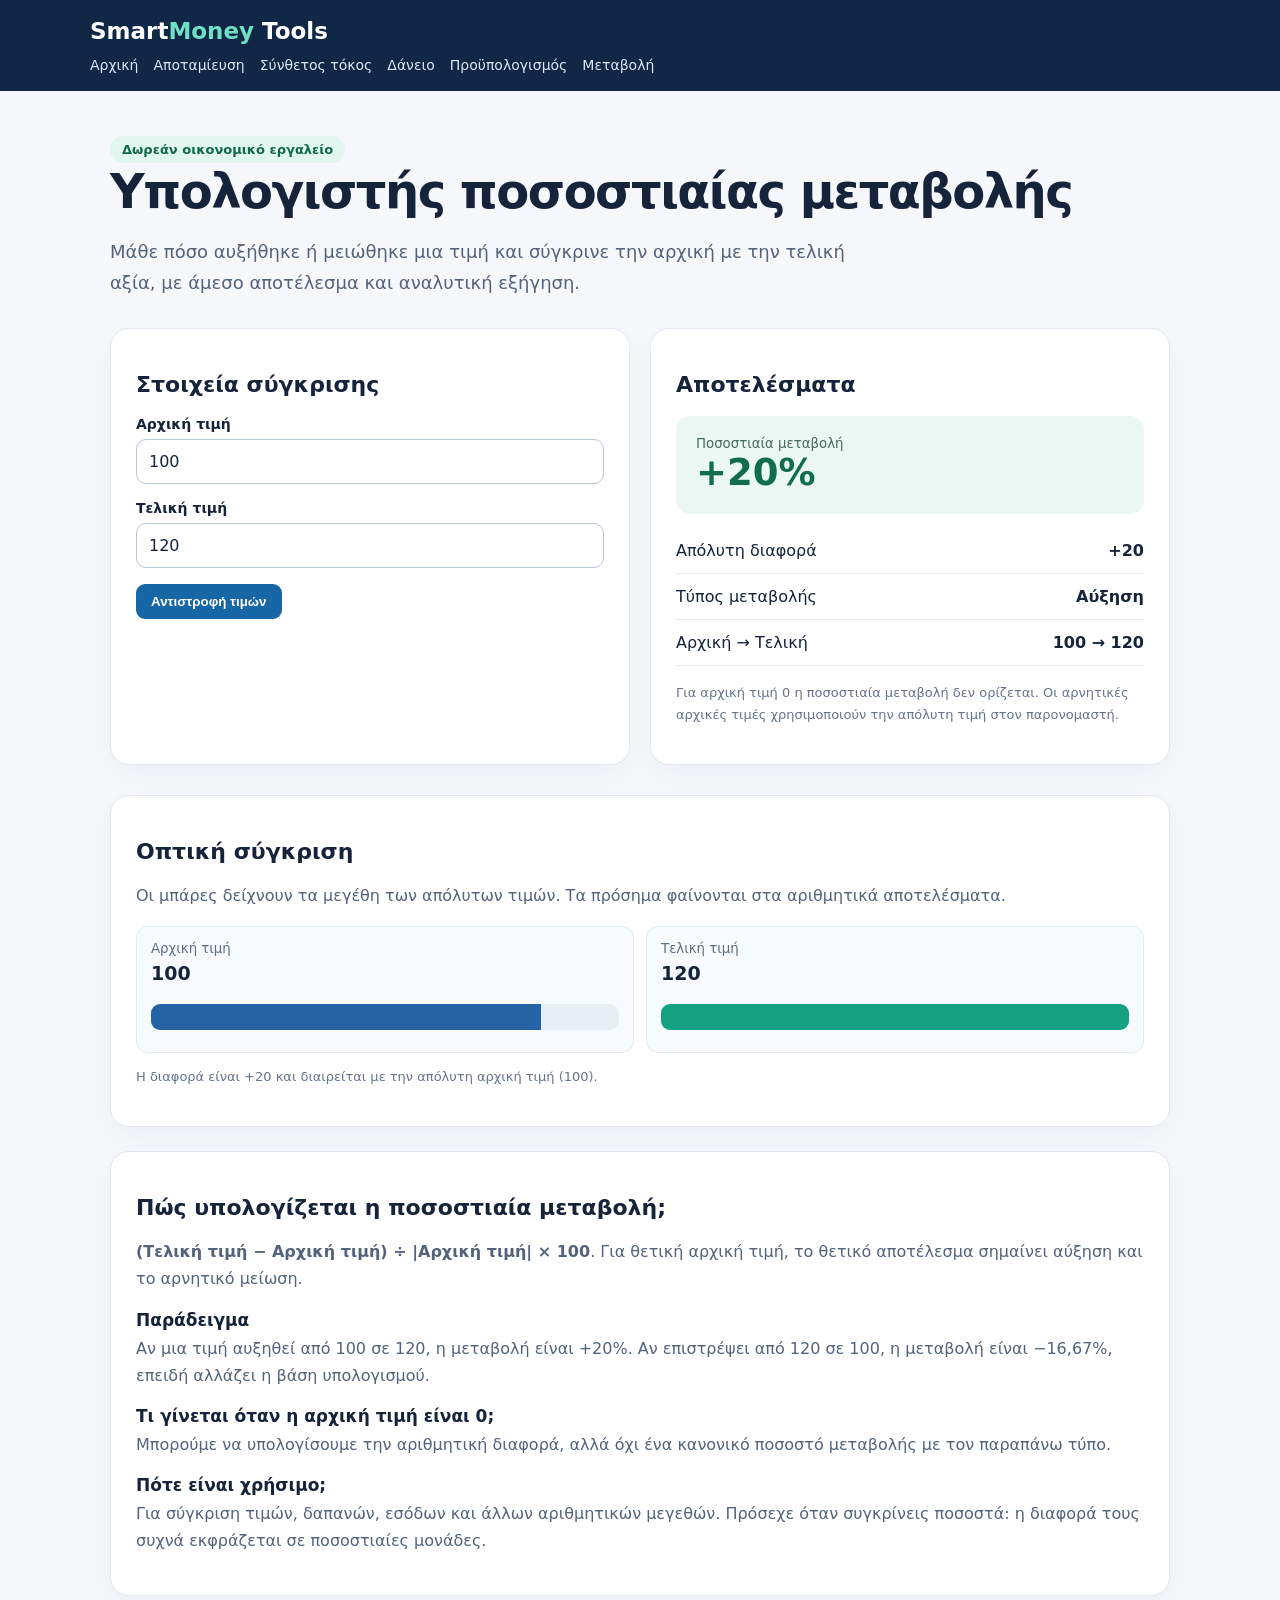
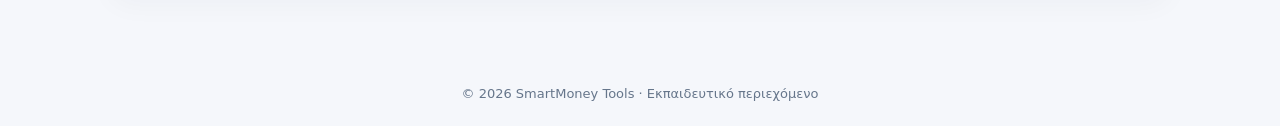
<file: percentage.html>
<!doctype html><html lang="el"><head><meta charset="utf-8"><meta name="viewport" content="width=device-width,initial-scale=1"><title>Υπολογιστής Ποσοστιαίας Μεταβολής | SmartMoney Tools</title><meta name="description" content="Υπολόγισε δωρεάν ποσοστιαία αύξηση ή μείωση, αριθμητική διαφορά και οπτική σύγκριση τιμών."><link rel="canonical" href="https://smartmoney-tools.github.io/smart-money-tools/percentage.html"><link rel="stylesheet" href="style.css"><style>.tool-extra{margin-top:22px}.tool-grid{display:grid;grid-template-columns:1fr 1fr;gap:12px;margin-top:15px}.tool-tile{border:1px solid #e1eaf2;border-radius:12px;padding:14px;background:#f7fbff}.tool-tile small{display:block;color:#5c6e82}.tool-tile strong{font-size:19px;display:block;margin-top:6px}.tool-chart{display:flex;overflow:hidden;height:26px;border-radius:9px;background:#e8eef4;margin:20px 0 8px}.tool-chart span{height:100%;transition:width .2s}.tool-legend{display:flex;gap:18px;flex-wrap:wrap;color:#5c6e82;font-size:13px}.tool-legend i{display:inline-block;width:10px;height:10px;border-radius:2px;margin-right:6px}.tool-muted{font-size:13px;color:#64748b}.tool-btn{padding:10px 15px;background:#1766a5;color:white;border:0;border-radius:9px;cursor:pointer;margin-top:16px;font-weight:600}.tool-btn:focus-visible{outline:3px solid #6eb9ef;outline-offset:3px}.tool-faq h3{font-size:17px;margin-bottom:5px}.tool-faq p{margin-top:4px}@media(max-width:650px){.tool-grid{grid-template-columns:1fr}}</style></head><body><header><a class="brand" href="index.html">Smart<b>Money</b> Tools</a><nav aria-label="Κύρια πλοήγηση"><a href="index.html">Αρχική</a><a href="savings.html">Αποταμίευση</a><a href="compound.html">Σύνθετος τόκος</a><a href="loan.html">Δάνειο</a><a href="budget.html">Προϋπολογισμός</a><a href="percentage.html">Μεταβολή</a></nav></header><main><span class="pill">Δωρεάν οικονομικό εργαλείο</span><h1>Υπολογιστής ποσοστιαίας μεταβολής</h1><p class="lead">Μάθε πόσο αυξήθηκε ή μειώθηκε μια τιμή και σύγκρινε την αρχική με την τελική αξία, με άμεσο αποτέλεσμα και αναλυτική εξήγηση.</p><div class="layout"><section class="panel"><h2>Στοιχεία σύγκρισης</h2><label for="before">Αρχική τιμή</label><input id="before" type="number" value="100" step="any" inputmode="decimal"><label for="after">Τελική τιμή</label><input id="after" type="number" value="120" step="any" inputmode="decimal"><button type="button" class="tool-btn" id="swap">Αντιστροφή τιμών</button></section><section class="panel"><h2>Αποτελέσματα</h2><div class="metric" aria-live="polite"><small>Ποσοστιαία μεταβολή</small><strong id="change">—</strong></div><div class="breakdown"><span>Απόλυτη διαφορά</span><strong id="difference">—</strong></div><div class="breakdown"><span>Τύπος μεταβολής</span><strong id="direction">—</strong></div><div class="breakdown"><span>Αρχική → Τελική</span><strong id="summary">—</strong></div><p id="error" class="error" role="alert"></p><p class="tool-muted">Για αρχική τιμή 0 η ποσοστιαία μεταβολή δεν ορίζεται. Οι αρνητικές αρχικές τιμές χρησιμοποιούν την απόλυτη τιμή στον παρονομαστή.</p></section></div><section class="panel tool-extra"><h2>Οπτική σύγκριση</h2><p>Οι μπάρες δείχνουν τα μεγέθη των απόλυτων τιμών. Τα πρόσημα φαίνονται στα αριθμητικά αποτελέσματα.</p><div class="tool-grid"><div class="tool-tile"><small>Αρχική τιμή</small><strong id="oldValue">—</strong><div class="tool-chart"><span id="oldBar" style="background:#2563a6"></span></div></div><div class="tool-tile"><small>Τελική τιμή</small><strong id="newValue">—</strong><div class="tool-chart"><span id="newBar" style="background:#13a182"></span></div></div></div><p id="explanation" class="tool-muted"></p></section><section class="panel info tool-faq"><h2>Πώς υπολογίζεται η ποσοστιαία μεταβολή;</h2><p><strong>(Τελική τιμή − Αρχική τιμή) ÷ |Αρχική τιμή| × 100</strong>. Για θετική αρχική τιμή, το θετικό αποτέλεσμα σημαίνει αύξηση και το αρνητικό μείωση.</p><h3>Παράδειγμα</h3><p>Αν μια τιμή αυξηθεί από 100 σε 120, η μεταβολή είναι +20%. Αν επιστρέψει από 120 σε 100, η μεταβολή είναι −16,67%, επειδή αλλάζει η βάση υπολογισμού.</p><h3>Τι γίνεται όταν η αρχική τιμή είναι 0;</h3><p>Μπορούμε να υπολογίσουμε την αριθμητική διαφορά, αλλά όχι ένα κανονικό ποσοστό μεταβολής με τον παραπάνω τύπο.</p><h3>Πότε είναι χρήσιμο;</h3><p>Για σύγκριση τιμών, δαπανών, εσόδων και άλλων αριθμητικών μεγεθών. Πρόσεχε όταν συγκρίνεις ποσοστά: η διαφορά τους συχνά εκφράζεται σε ποσοστιαίες μονάδες.</p></section></main><footer>© <span id="year"></span> SmartMoney Tools · Εκπαιδευτικό περιεχόμενο</footer><script>document.getElementById('year').textContent=new Date().getFullYear();(()=>{const $=id=>document.getElementById(id),num=new Intl.NumberFormat('el-GR',{maximumFractionDigits:2}),percent=new Intl.NumberFormat('el-GR',{maximumFractionDigits:2});function run(){const a=$('before'),b=$('after'),x=Number(a.value),y=Number(b.value);if(!a.value.trim()||!b.value.trim()||!Number.isFinite(x)||!Number.isFinite(y)||Math.abs(x)>1e12||Math.abs(y)>1e12){['change','difference','direction','summary','oldValue','newValue'].forEach(id=>$(id).textContent='—');$('oldBar').style.width='0';$('newBar').style.width='0';$('explanation').textContent='';$('error').textContent='Συμπλήρωσε δύο έγκυρες τιμές έως 1 τρισεκατομμύριο σε απόλυτη τιμή.';return;}$('error').textContent='';const d=y-x;const change=x===0?null:d/Math.abs(x)*100;const signed=n=>(n>0?'+':'')+num.format(n);$('change').textContent=change===null?'Δεν ορίζεται':signed(change)+'%';$('difference').textContent=signed(d);$('direction').textContent=d>0?'Αύξηση':d<0?'Μείωση':'Καμία μεταβολή';$('summary').textContent=num.format(x)+' → '+num.format(y);$('oldValue').textContent=num.format(x);$('newValue').textContent=num.format(y);const max=Math.max(Math.abs(x),Math.abs(y));$('oldBar').style.width=(max?Math.abs(x)/max*100:0)+'%';$('newBar').style.width=(max?Math.abs(y)/max*100:0)+'%';$('explanation').textContent=change===null?'Η αρχική τιμή είναι μηδέν, επομένως δεν ορίζεται ποσοστό μεταβολής.':'Η διαφορά είναι '+signed(d)+' και διαιρείται με την απόλυτη αρχική τιμή ('+num.format(Math.abs(x))+').';}['before','after'].forEach(id=>$(id).addEventListener('input',run));$('swap').addEventListener('click',()=>{const a=$('before').value;$('before').value=$('after').value;$('after').value=a;run()});run()})();</script></body></html>
</file>
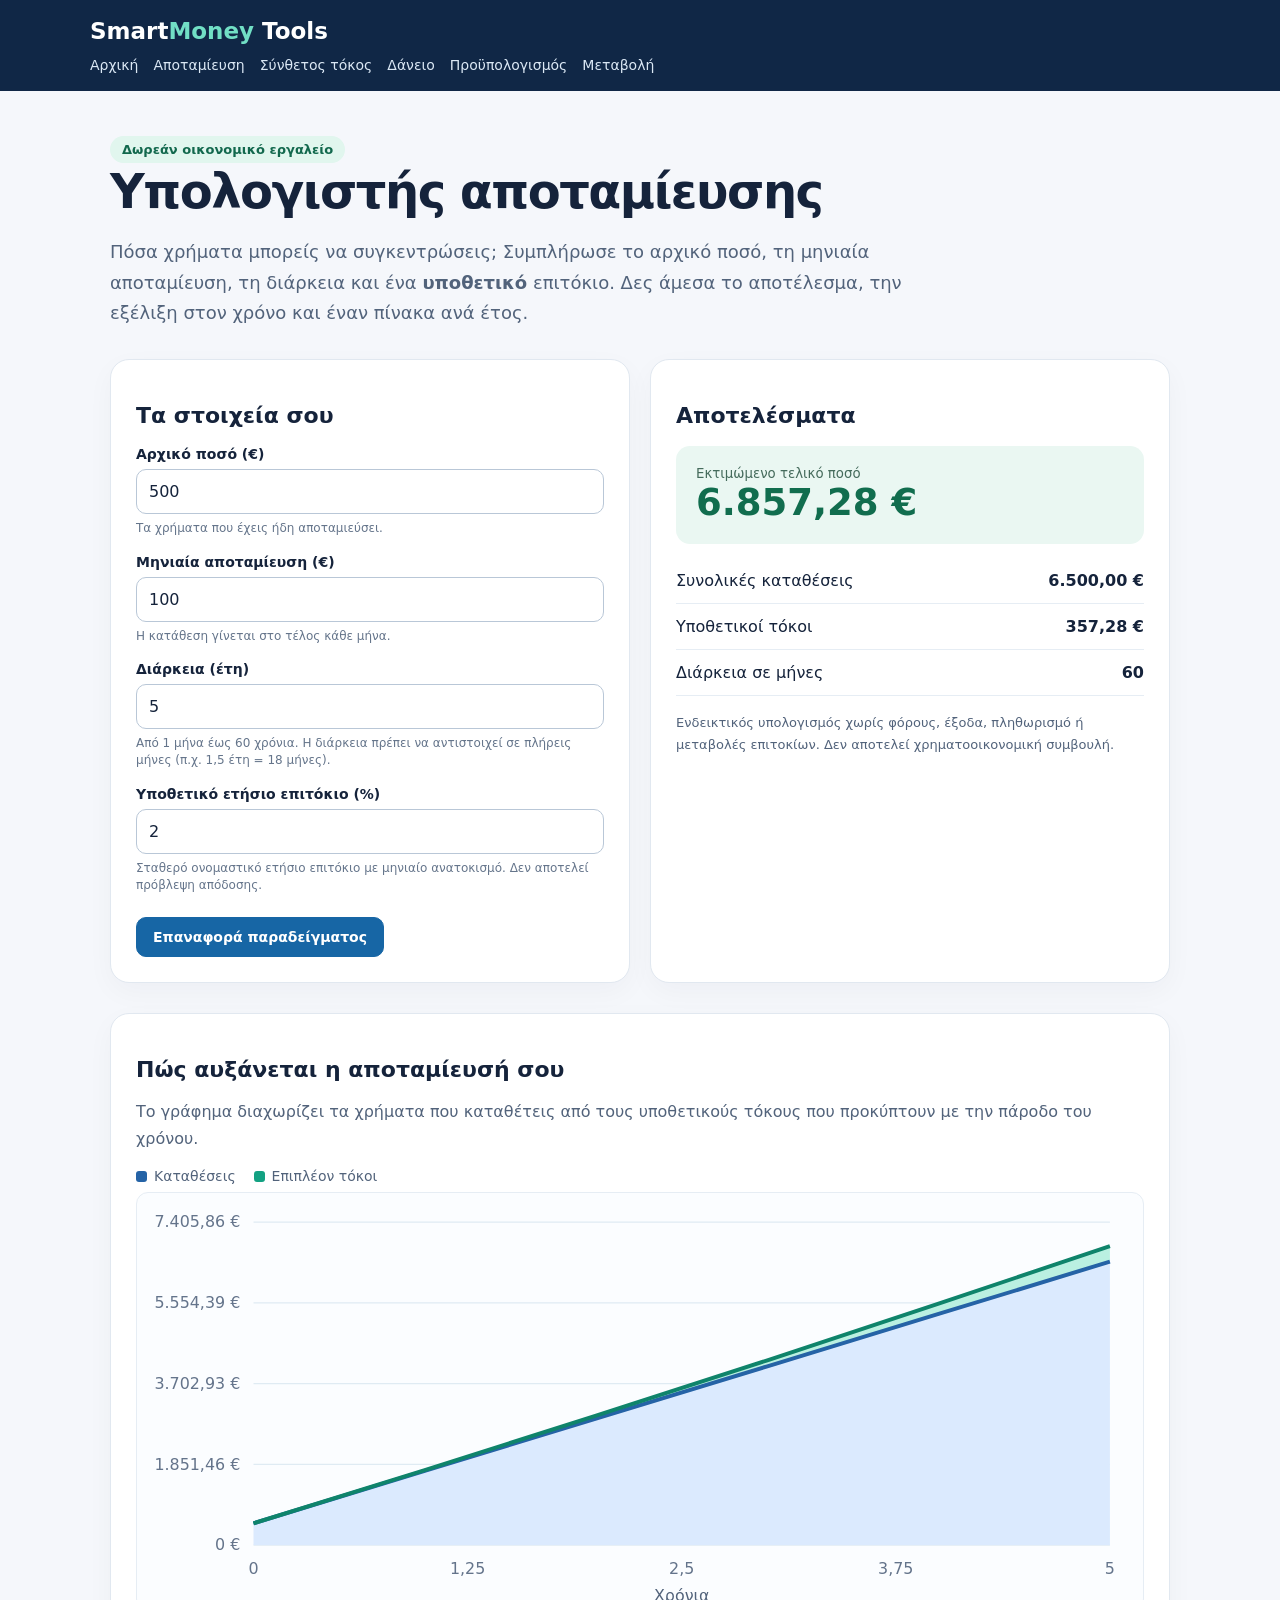
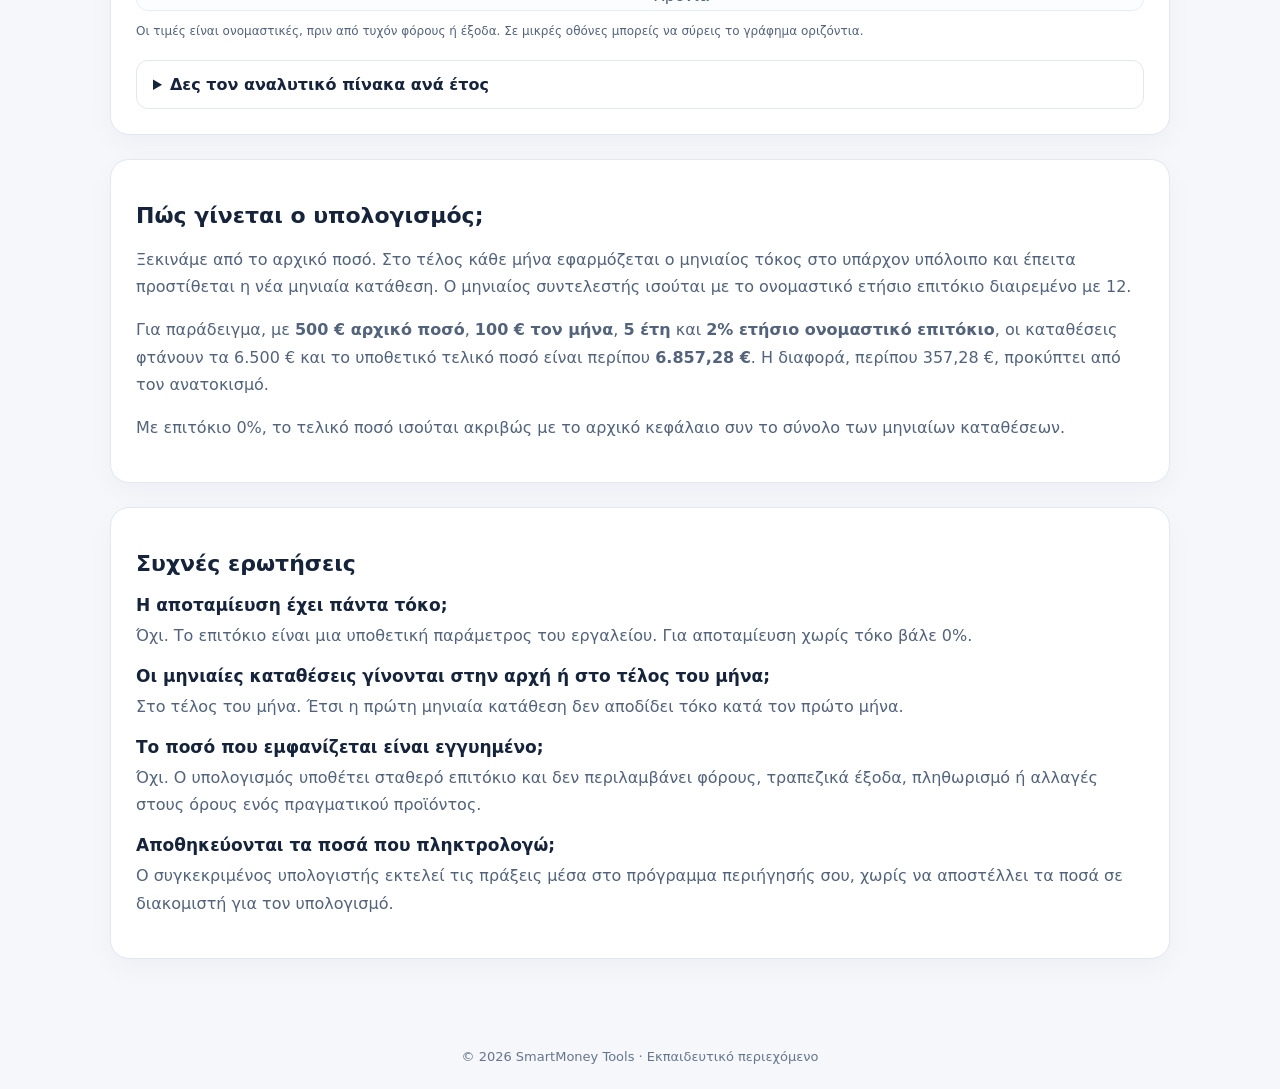
<file: savings.html>
<!doctype html>
<html lang="el">
<head>
  <meta charset="utf-8">
  <meta name="viewport" content="width=device-width, initial-scale=1">
  <title>Υπολογιστής Αποταμίευσης με Γράφημα | SmartMoney Tools</title>
  <meta name="description" content="Δωρεάν υπολογιστής αποταμίευσης: δες πόσα χρήματα θα συγκεντρώσεις με μηνιαίες καταθέσεις, επιτόκιο, διαδραστικό γράφημα και αναλυτικό πίνακα ανά έτος.">
  <link rel="canonical" href="https://smartmoney-tools.github.io/smart-money-tools/savings.html">
  <meta name="theme-color" content="#102746">
  <meta property="og:type" content="website">
  <meta property="og:locale" content="el_GR">
  <meta property="og:title" content="Υπολογιστής Αποταμίευσης | SmartMoney Tools">
  <meta property="og:description" content="Δες την πορεία των αποταμιεύσεών σου με δωρεάν γράφημα και αναλυτικό πίνακα.">
  <meta property="og:url" content="https://smartmoney-tools.github.io/smart-money-tools/savings.html">
  <link rel="stylesheet" href="style.css">
  <style>
    /* Όλα τα πρόσθετα στυλ αφορούν μόνο τον υπολογιστή αποταμίευσης. */
    .savings-intro {max-width:820px}
    .field-help {font-size:12px;color:#65758b;line-height:1.45;margin:6px 0 0}
    .savings-actions {display:flex;gap:12px;flex-wrap:wrap;margin-top:22px;align-items:center}
    .savings-button {appearance:none;border:1px solid #1766a5;background:#1766a5;color:white;font:650 14px system-ui,-apple-system,sans-serif;padding:11px 16px;border-radius:10px;cursor:pointer}
    .savings-button:hover {background:#125586}
    .savings-button:focus-visible, summary:focus-visible {outline:3px solid #1974b8;outline-offset:3px}
    .savings-chart-panel {margin-top:24px}
    .savings-chart-panel h2 {margin-bottom:6px}
    .savings-legend {display:flex;flex-wrap:wrap;gap:18px;margin:14px 0 8px;font-size:14px;color:#52637b}
    .savings-legend span {display:inline-flex;align-items:center;gap:7px}
    .savings-dot {width:11px;height:11px;display:inline-block;border-radius:3px}
    .savings-dot-deposits {background:#2563a6}
    .savings-dot-interest {background:#13a182}
    .savings-chart-scroll {overflow-x:auto;max-width:100%;border:1px solid #e6edf4;border-radius:12px;background:#fbfdff}
    .savings-chart {display:block;width:100%;min-width:560px;height:auto}
    .savings-chart[hidden] {display:none}
    .savings-chart-note {font-size:12px;margin:10px 0 0}
    .savings-chart-empty {padding:24px;color:#64748b}
    .savings-table-wrap {overflow-x:auto;max-width:100%;margin-top:14px}
    .savings-table {width:100%;border-collapse:collapse;text-align:right;font-size:14px;font-variant-numeric:tabular-nums;min-width:580px}
    .savings-table th,.savings-table td {padding:12px 10px;border-bottom:1px solid #e6edf4}
    .savings-table th {background:#f3f8fc;color:#243b53;font-weight:700}
    .savings-table th:first-child,.savings-table td:first-child {text-align:left}
    .savings-table tbody tr:last-child {font-weight:700}
    .savings-disclosure {border:1px solid #e1e8f0;border-radius:12px;padding:14px 16px;margin-top:18px;background:white}
    .savings-disclosure summary {cursor:pointer;font-weight:700;color:#15233b}
    .savings-disclosure p {margin-bottom:0}
    .savings-disclosure ul {line-height:1.75;color:#52637b;padding-left:22px}
    .savings-faq h3 {font-size:17px;margin-bottom:0}
    .savings-faq p {margin-top:7px}
    .savings-muted {color:#64748b}
    @media(max-width:740px) { .savings-chart-panel {margin-top:18px} .savings-button {width:100%} }
  </style>
</head>
<body data-tool="savings">
  <header>
    <a class="brand" href="index.html">Smart<b>Money</b> Tools</a>
    <nav aria-label="Κύρια πλοήγηση">
      <a href="index.html">Αρχική</a>
      <a href="savings.html" aria-current="page">Αποταμίευση</a>
      <a href="compound.html">Σύνθετος τόκος</a>
      <a href="loan.html">Δάνειο</a>
      <a href="budget.html">Προϋπολογισμός</a>
      <a href="percentage.html">Μεταβολή</a>
    </nav>
  </header>
  <main>
    <span class="pill">Δωρεάν οικονομικό εργαλείο</span>
    <h1>Υπολογιστής αποταμίευσης</h1>
    <p class="lead savings-intro">Πόσα χρήματα μπορείς να συγκεντρώσεις; Συμπλήρωσε το αρχικό ποσό, τη μηνιαία αποταμίευση, τη διάρκεια και ένα <strong>υποθετικό</strong> επιτόκιο. Δες άμεσα το αποτέλεσμα, την εξέλιξη στον χρόνο και έναν πίνακα ανά έτος.</p>

    <div class="layout">
      <section class="panel" aria-labelledby="inputs-title">
        <h2 id="inputs-title">Τα στοιχεία σου</h2>
        <label for="initial">Αρχικό ποσό (€)</label>
        <input id="initial" type="number" value="500" min="0" max="100000000" step="any" inputmode="decimal" autocomplete="off">
        <p class="field-help">Τα χρήματα που έχεις ήδη αποταμιεύσει.</p>

        <label for="monthly">Μηνιαία αποταμίευση (€)</label>
        <input id="monthly" type="number" value="100" min="0" max="100000000" step="any" inputmode="decimal" autocomplete="off">
        <p class="field-help">Η κατάθεση γίνεται στο τέλος κάθε μήνα.</p>

        <label for="years">Διάρκεια (έτη)</label>
        <input id="years" type="number" value="5" min="0.08333333333333333" max="60" step="any" inputmode="decimal" autocomplete="off">
        <p class="field-help">Από 1 μήνα έως 60 χρόνια. Η διάρκεια πρέπει να αντιστοιχεί σε πλήρεις μήνες (π.χ. 1,5 έτη = 18 μήνες).</p>

        <label for="rate">Υποθετικό ετήσιο επιτόκιο (%)</label>
        <input id="rate" type="number" value="2" min="0" max="30" step="any" inputmode="decimal" autocomplete="off">
        <p class="field-help">Σταθερό ονομαστικό ετήσιο επιτόκιο με μηνιαίο ανατοκισμό. Δεν αποτελεί πρόβλεψη απόδοσης.</p>

        <div class="savings-actions">
          <button id="reset-example" class="savings-button" type="button">Επαναφορά παραδείγματος</button>
        </div>
      </section>

      <section class="panel" aria-labelledby="results-title">
        <h2 id="results-title">Αποτελέσματα</h2>
        <div class="metric" aria-live="polite" aria-atomic="true">
          <small>Εκτιμώμενο τελικό ποσό</small>
          <strong id="total" data-result>—</strong>
        </div>
        <div class="breakdown"><span>Συνολικές καταθέσεις</span><strong id="deposits" data-result>—</strong></div>
        <div class="breakdown"><span>Υποθετικοί τόκοι</span><strong id="interest" data-result>—</strong></div>
        <div class="breakdown"><span>Διάρκεια σε μήνες</span><strong id="months" data-result>—</strong></div>
        <p id="error" class="error" role="alert"></p>
        <p class="note">Ενδεικτικός υπολογισμός χωρίς φόρους, έξοδα, πληθωρισμό ή μεταβολές επιτοκίων. Δεν αποτελεί χρηματοοικονομική συμβουλή.</p>
      </section>
    </div>

    <section class="panel savings-chart-panel" aria-labelledby="chart-title">
      <h2 id="chart-title">Πώς αυξάνεται η αποταμίευσή σου</h2>
      <p>Το γράφημα διαχωρίζει τα χρήματα που καταθέτεις από τους υποθετικούς τόκους που προκύπτουν με την πάροδο του χρόνου.</p>
      <div class="savings-legend" aria-hidden="true">
        <span><i class="savings-dot savings-dot-deposits"></i>Καταθέσεις</span>
        <span><i class="savings-dot savings-dot-interest"></i>Επιπλέον τόκοι</span>
      </div>
      <div class="savings-chart-scroll">
        <svg id="savings-chart" class="savings-chart" viewBox="0 0 760 315" role="img" aria-label="Γράφημα εξέλιξης αποταμίευσης ανά έτος"></svg>
        <p id="chart-empty" class="savings-chart-empty" hidden>Συμπλήρωσε έγκυρες τιμές για να εμφανιστεί το γράφημα.</p>
      </div>
      <p class="savings-chart-note">Οι τιμές είναι ονομαστικές, πριν από τυχόν φόρους ή έξοδα. Σε μικρές οθόνες μπορείς να σύρεις το γράφημα οριζόντια.</p>

      <details class="savings-disclosure" id="table-details">
        <summary>Δες τον αναλυτικό πίνακα ανά έτος</summary>
        <div class="savings-table-wrap">
          <table class="savings-table">
            <caption class="savings-muted" style="text-align:left;padding:12px 0">Εξέλιξη καταθέσεων, τόκων και συνολικού υπολοίπου. Εμφανίζεται και το τελευταίο διάστημα αν δεν είναι πλήρες έτος.</caption>
            <thead><tr><th scope="col">Χρόνος</th><th scope="col">Καταθέσεις</th><th scope="col">Τόκοι</th><th scope="col">Σύνολο</th></tr></thead>
            <tbody id="savings-table-body"></tbody>
          </table>
        </div>
      </details>
    </section>

    <section class="panel info" aria-labelledby="method-title">
      <h2 id="method-title">Πώς γίνεται ο υπολογισμός;</h2>
      <p>Ξεκινάμε από το αρχικό ποσό. Στο τέλος κάθε μήνα εφαρμόζεται ο μηνιαίος τόκος στο υπάρχον υπόλοιπο και έπειτα προστίθεται η νέα μηνιαία κατάθεση. Ο μηνιαίος συντελεστής ισούται με το ονομαστικό ετήσιο επιτόκιο διαιρεμένο με 12.</p>
      <p>Για παράδειγμα, με <strong>500 € αρχικό ποσό</strong>, <strong>100 € τον μήνα</strong>, <strong>5 έτη</strong> και <strong>2% ετήσιο ονομαστικό επιτόκιο</strong>, οι καταθέσεις φτάνουν τα 6.500 € και το υποθετικό τελικό ποσό είναι περίπου <strong>6.857,28 €</strong>. Η διαφορά, περίπου 357,28 €, προκύπτει από τον ανατοκισμό.</p>
      <p>Με επιτόκιο 0%, το τελικό ποσό ισούται ακριβώς με το αρχικό κεφάλαιο συν το σύνολο των μηνιαίων καταθέσεων.</p>
    </section>

    <section class="panel info savings-faq" aria-labelledby="faq-title">
      <h2 id="faq-title">Συχνές ερωτήσεις</h2>
      <h3>Η αποταμίευση έχει πάντα τόκο;</h3>
      <p>Όχι. Το επιτόκιο είναι μια υποθετική παράμετρος του εργαλείου. Για αποταμίευση χωρίς τόκο βάλε 0%.</p>
      <h3>Οι μηνιαίες καταθέσεις γίνονται στην αρχή ή στο τέλος του μήνα;</h3>
      <p>Στο τέλος του μήνα. Έτσι η πρώτη μηνιαία κατάθεση δεν αποδίδει τόκο κατά τον πρώτο μήνα.</p>
      <h3>Το ποσό που εμφανίζεται είναι εγγυημένο;</h3>
      <p>Όχι. Ο υπολογισμός υποθέτει σταθερό επιτόκιο και δεν περιλαμβάνει φόρους, τραπεζικά έξοδα, πληθωρισμό ή αλλαγές στους όρους ενός πραγματικού προϊόντος.</p>
      <h3>Αποθηκεύονται τα ποσά που πληκτρολογώ;</h3>
      <p>Ο συγκεκριμένος υπολογιστής εκτελεί τις πράξεις μέσα στο πρόγραμμα περιήγησής σου, χωρίς να αποστέλλει τα ποσά σε διακομιστή για τον υπολογισμό.</p>
    </section>
  </main>

  <footer>© <span id="footer-year"></span> SmartMoney Tools · Εκπαιδευτικό περιεχόμενο</footer>

  <script>
  (function () {
    'use strict';
    const euro = new Intl.NumberFormat('el-GR', {style: 'currency', currency: 'EUR'});
    const number = new Intl.NumberFormat('el-GR', {maximumFractionDigits: 2});
    const $ = id => document.getElementById(id);
    const ids = ['initial', 'monthly', 'years', 'rate'];
    const svgNS = 'http://www.w3.org/2000/svg';
    $('footer-year').textContent = new Date().getFullYear();

    function showResult(id, value, type) {
      $(id).textContent = Number.isFinite(value)
        ? (type === 'count' ? number.format(value) : euro.format(value)) : '—';
    }
    function clearResults(message) {
      ['total', 'deposits', 'interest', 'months'].forEach(id => $(id).textContent = '—');
      $('error').textContent = message;
      $('savings-chart').replaceChildren();
      $('savings-chart').hidden = true;
      $('chart-empty').hidden = false;
      $('savings-table-body').replaceChildren();
    }
    function readValues() {
      const data = {};
      for (const id of ids) {
        const field = $(id);
        if (field.value.trim() === '') return {error: 'Συμπλήρωσε όλα τα πεδία για να εμφανιστεί το αποτέλεσμα.'};
        const value = Number(field.value);
        if (!Number.isFinite(value) || field.validity.badInput) return {error: 'Πληκτρολόγησε έγκυρους αριθμούς σε όλα τα πεδία.'};
        data[id] = value;
      }
      const months = data.years * 12;
      if (data.initial < 0 || data.initial > 1e8 || data.monthly < 0 || data.monthly > 1e8 || data.rate < 0 || data.rate > 30 || data.years <= 0 || data.years > 60 || !Number.isInteger(months) || months < 1) {
        return {error: 'Δώσε ποσά από 0 έως 100.000.000 €, επιτόκιο 0–30% και διάρκεια από 1 μήνα έως 60 έτη σε πλήρεις μήνες.'};
      }
      return {data, months};
    }
    function svgElement(tag, attrs, text) {
      const el = document.createElementNS(svgNS, tag);
      for (const [name, value] of Object.entries(attrs || {})) el.setAttribute(name, String(value));
      if (text !== undefined) el.textContent = text;
      return el;
    }
    function drawChart(points, durationMonths) {
      const chart = $('savings-chart');
      chart.replaceChildren();
      chart.hidden = false;
      $('chart-empty').hidden = true;
      const left = 88, right = 735, top = 22, bottom = 266;
      const maxValue = Math.max(1, ...points.map(p => p.balance));
      const limit = maxValue * 1.08;
      const x = month => left + (right - left) * month / durationMonths;
      const y = value => bottom - (bottom - top) * value / limit;
      for (let i = 0; i <= 4; i++) {
        const val = limit * i / 4;
        const py = y(val);
        chart.appendChild(svgElement('line', {x1: left, y1: py, x2: right, y2: py, stroke: '#dfebf3', 'stroke-width': 1}));
        chart.appendChild(svgElement('text', {x: left - 10, y: py + 4, 'text-anchor': 'end', fill: '#64748b', 'font-size': 12}, number.format(val) + ' €'));
      }
      for (let i = 0; i <= 4; i++) {
        const month = durationMonths * i / 4;
        const px = x(month);
        const label = i === 0 ? '0' : number.format(month / 12);
        chart.appendChild(svgElement('text', {x: px, y: 288, 'text-anchor': 'middle', fill: '#64748b', 'font-size': 12}, label));
      }
      chart.appendChild(svgElement('text', {x: (left + right) / 2, y: 308, 'text-anchor': 'middle', fill: '#52637b', 'font-size': 12}, 'Χρόνια'));
      const toPath = (array, key) => array.map((p, i) => (i === 0 ? 'M' : 'L') + x(p.month).toFixed(2) + ',' + y(p[key]).toFixed(2)).join(' ');
      const depositsPath = toPath(points, 'deposits');
      const totalPath = toPath(points, 'balance');
      const underDeposits = depositsPath + ' L' + x(durationMonths).toFixed(2) + ',' + bottom + ' L' + left + ',' + bottom + ' Z';
      const interestArea = totalPath + ' ' + points.slice().reverse().map(p => 'L' + x(p.month).toFixed(2) + ',' + y(p.deposits).toFixed(2)).join(' ') + ' Z';
      chart.appendChild(svgElement('path', {d: underDeposits, fill: '#dbeafe'}));
      chart.appendChild(svgElement('path', {d: interestArea, fill: '#baf0e1'}));
      chart.appendChild(svgElement('path', {d: depositsPath, fill: 'none', stroke: '#2563a6', 'stroke-width': 3, 'stroke-linejoin': 'round'}));
      chart.appendChild(svgElement('path', {d: totalPath, fill: 'none', stroke: '#0f846b', 'stroke-width': 3, 'stroke-linejoin': 'round'}));
      const final = points[points.length - 1];
      chart.setAttribute('aria-label', 'Εξέλιξη αποταμίευσης από ' + euro.format(points[0].balance) + ' έως ' + euro.format(final.balance) + ' σε ' + number.format(durationMonths / 12) + ' έτη. Αναλυτικές τιμές στον πίνακα.');
    }
    function fillTable(points) {
      const tbody = $('savings-table-body');
      tbody.replaceChildren();
      for (const point of points) {
        const tr = document.createElement('tr');
        const time = point.month === 0 ? 'Αρχή' : point.month % 12 === 0 ? number.format(point.month / 12) + ' έτη' : number.format(point.month) + ' μήνες';
        const values = [time, euro.format(point.deposits), euro.format(point.balance - point.deposits), euro.format(point.balance)];
        for (const value of values) {
          const td = document.createElement('td');
          td.textContent = value;
          tr.appendChild(td);
        }
        tbody.appendChild(tr);
      }
    }
    function calculate() {
      const result = readValues();
      if (result.error) return clearResults(result.error);
      const {initial, monthly, rate} = result.data;
      const months = result.months;
      const monthlyRate = rate / 1200;
      let balance = initial;
      let deposits = initial;
      const points = [{month: 0, balance, deposits}];
      for (let m = 1; m <= months; m++) {
        balance = balance * (1 + monthlyRate) + monthly;
        deposits += monthly;
        if (m % 12 === 0 || m === months) points.push({month: m, balance, deposits});
      }
      if (!Number.isFinite(balance) || !Number.isFinite(deposits)) return clearResults('Ο υπολογισμός δεν είναι δυνατός με αυτές τις τιμές.');
      $('error').textContent = '';
      showResult('total', balance);
      showResult('deposits', deposits);
      showResult('interest', balance - deposits);
      showResult('months', months, 'count');
      drawChart(points, months);
      fillTable(points);
    }
    for (const id of ids) $(id).addEventListener('input', calculate);
    $('reset-example').addEventListener('click', function () {
      const defaults = {initial: '500', monthly: '100', years: '5', rate: '2'};
      for (const id of ids) $(id).value = defaults[id];
      calculate();
      $('initial').focus();
    });
    calculate();
  })();
  </script>
</body>
</html>
</file>
<file: style.css>
*{box-sizing:border-box}body{margin:0;background:#f5f7fb;color:#15233b;font:16px system-ui,-apple-system,sans-serif}a{color:#1766a5}header{background:#102746;color:white;padding:18px max(20px,calc((100% - 1100px)/2))}header a{color:white;text-decoration:none}.brand{font-size:23px;font-weight:800}.brand b{color:#71dfc5}nav{display:flex;flex-wrap:wrap;gap:15px;margin-top:13px}nav a{font-size:14px;color:#dbe8f5}main{max-width:1100px;margin:0 auto;padding:45px 20px 65px}h1{font-size:clamp(30px,4.5vw,48px);letter-spacing:-1.5px;margin:0 0 12px}h2{font-size:22px}p{line-height:1.7;color:#52637b}.lead{font-size:18px;max-width:780px}.grid{display:grid;grid-template-columns:repeat(auto-fit,minmax(250px,1fr));gap:18px;margin-top:26px}.layout{display:grid;grid-template-columns:1fr 1fr;gap:20px;margin:30px 0}.panel,.tile{background:white;border:1px solid #e1e8f0;border-radius:19px;padding:25px;box-shadow:0 9px 28px #15233b09}.tile{text-decoration:none;color:#15233b}.tile:hover{border-color:#2b8cba;transform:translateY(-2px)}.tile p{margin-bottom:0}label{display:block;margin:16px 0 7px;font-size:14px;font-weight:650}input,select{width:100%;border:1px solid #b9c7d7;border-radius:10px;padding:12px;font:inherit;background:white;color:#15233b}input:focus,select:focus{outline:2px solid #1974b8}.metric{background:#eaf7f2;padding:20px;border-radius:14px;margin:14px 0}.metric small{display:block;color:#456b5c}.metric strong{font-size:clamp(26px,3vw,37px);color:#116d4e}.breakdown{display:flex;justify-content:space-between;gap:12px;padding:13px 0;border-bottom:1px solid #e6edf4}.breakdown strong{font-variant-numeric:tabular-nums}.note{font-size:13px}.error{color:#a52b20}.info{margin-top:24px}footer{text-align:center;padding:25px;color:#66768b;font-size:13px}footer a{margin:0 8px}.pill{display:inline-block;border-radius:20px;background:#e1f6ee;color:#12684d;padding:6px 12px;font-size:13px;font-weight:700}@media(max-width:740px){.layout{grid-template-columns:1fr}main{padding:30px 16px}.panel,.tile{padding:21px}}
</file>
